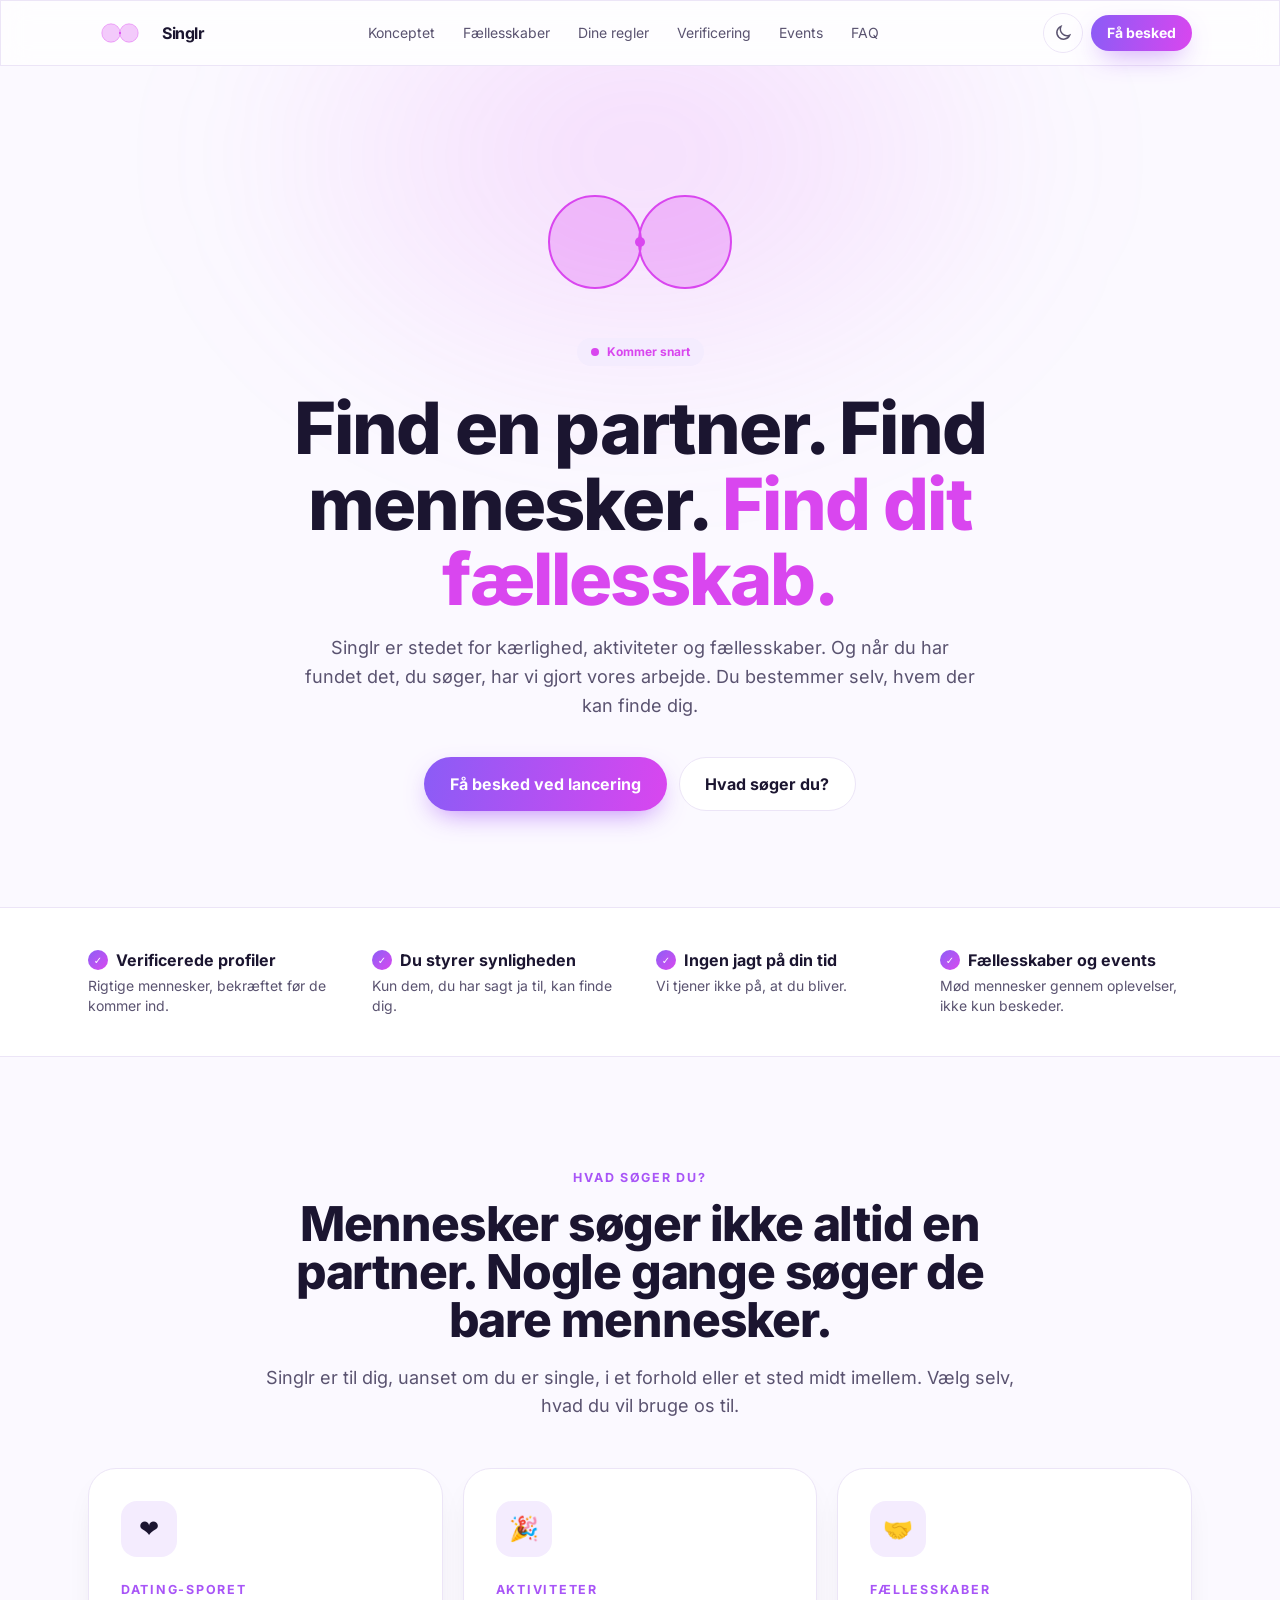
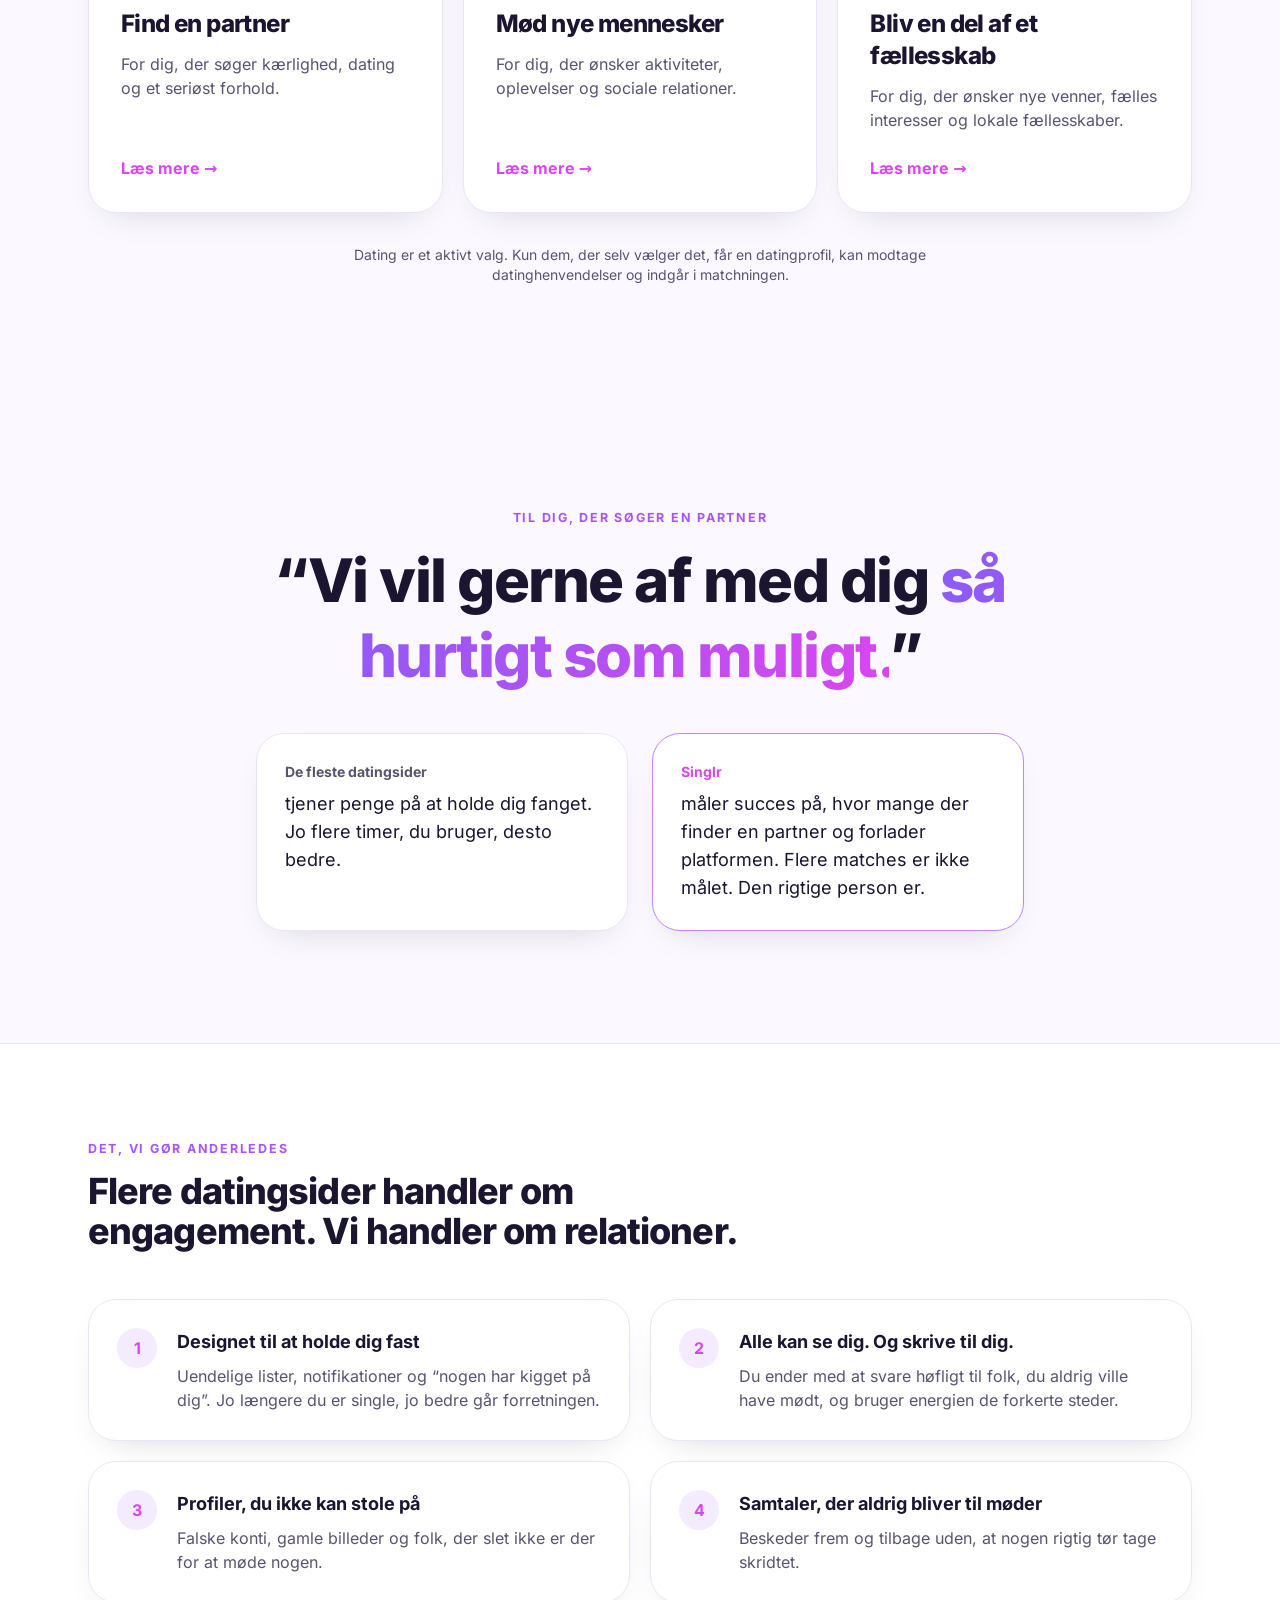
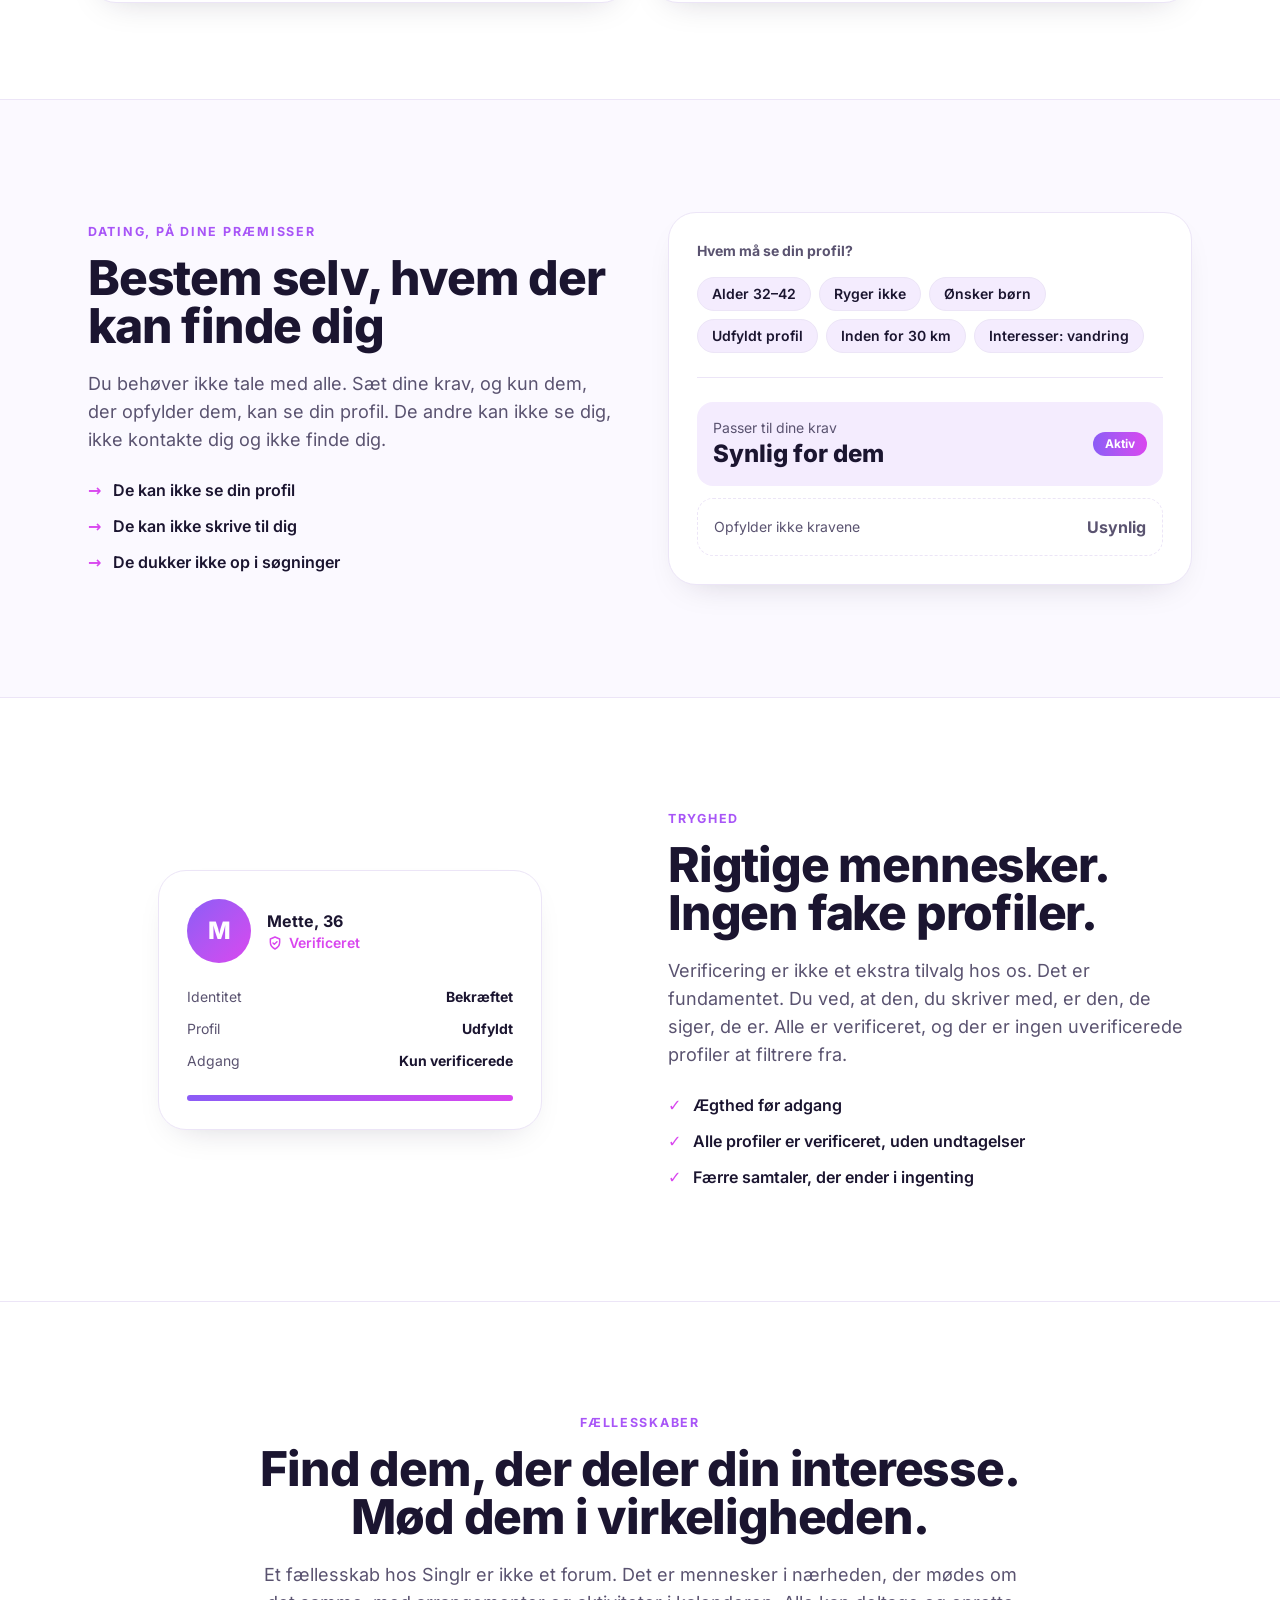
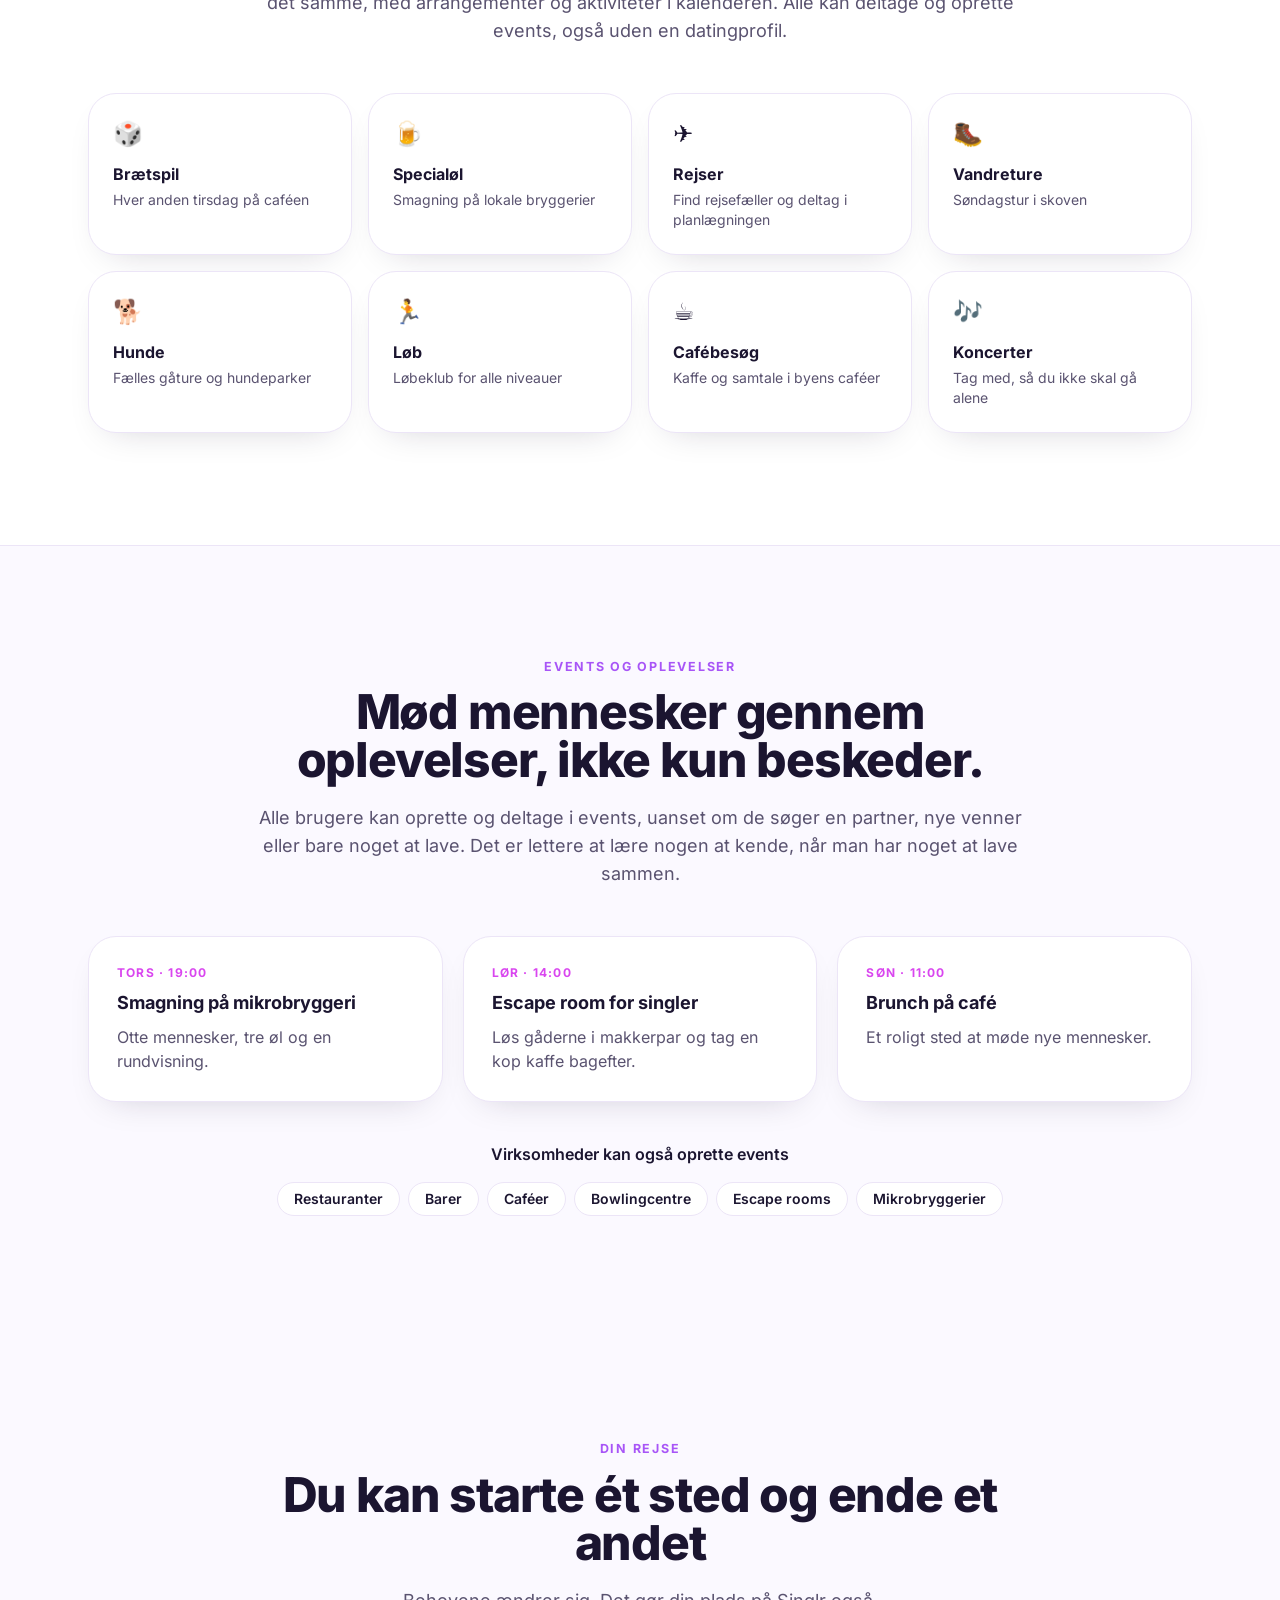
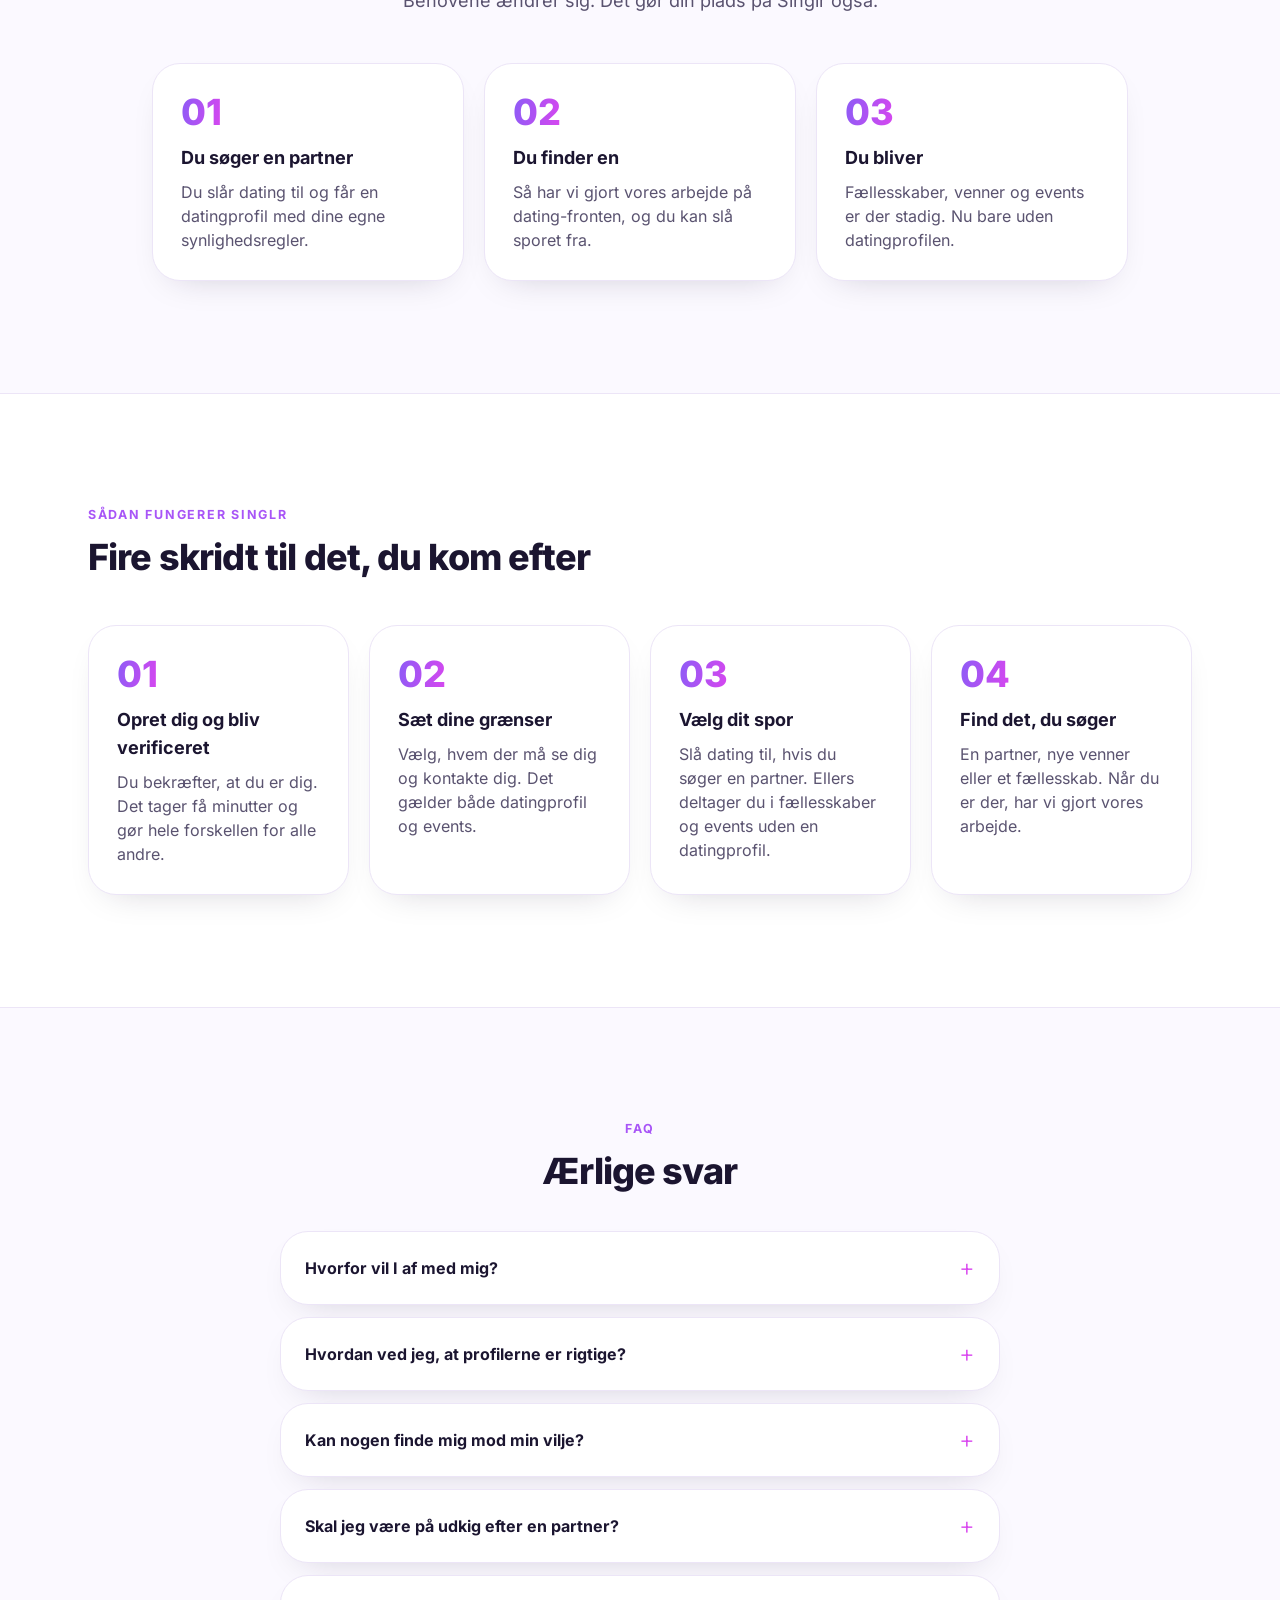
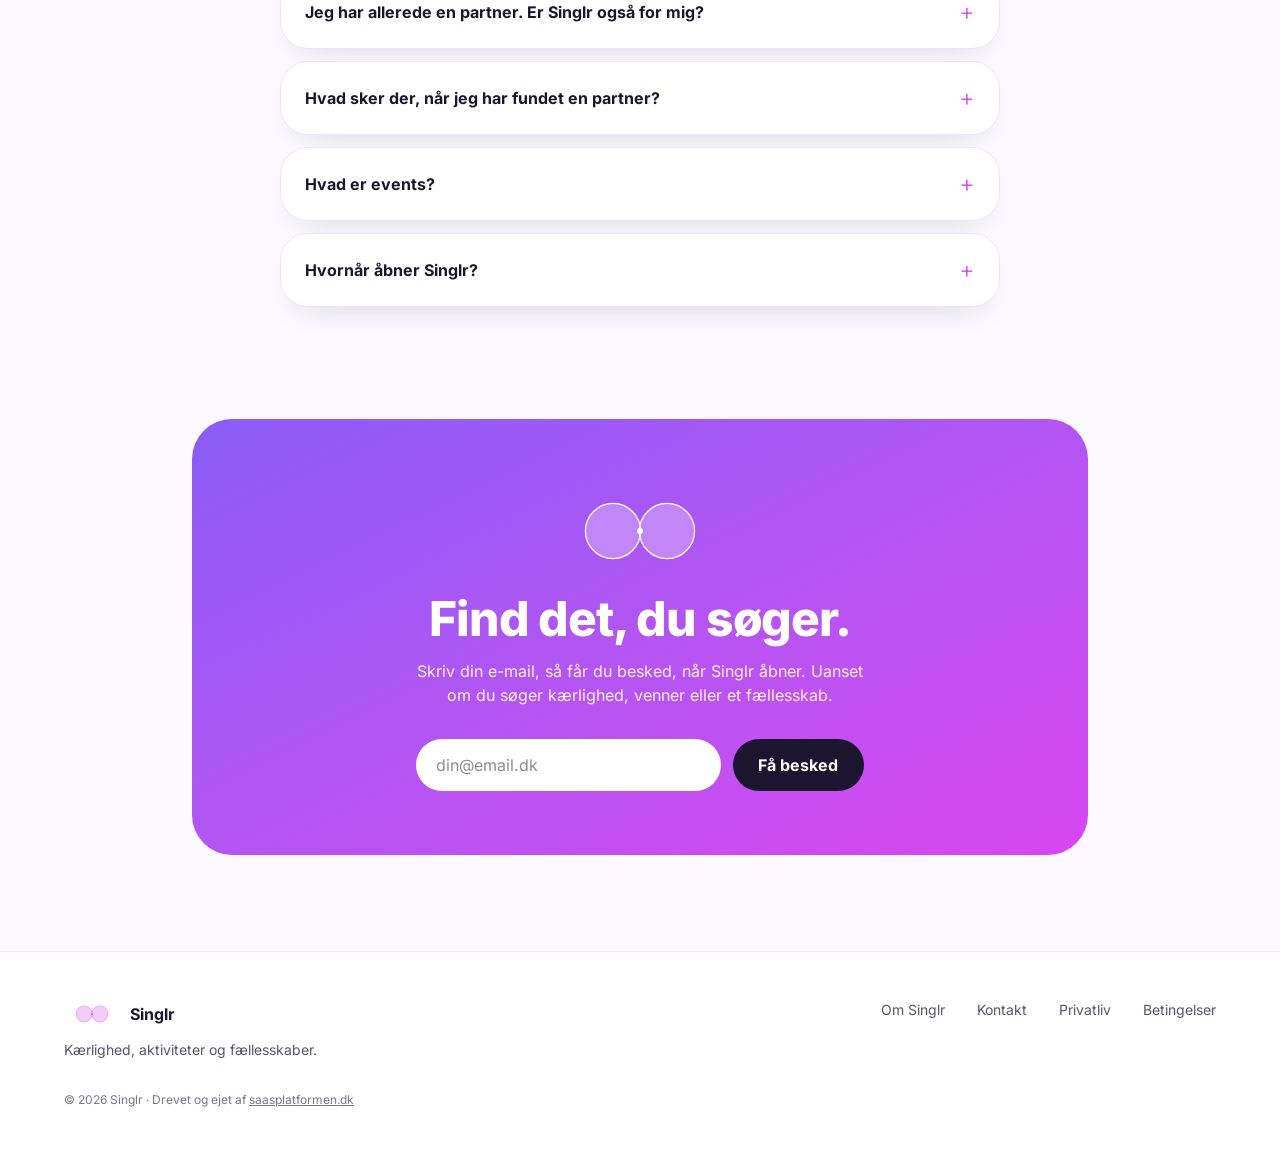
<file: index.html>
<!DOCTYPE html><html lang="da"><head><meta charset="utf-8"><meta name="viewport" content="width=device-width, initial-scale=1"><title>Singlr – Vi vil gerne af med dig så hurtigt som muligt</title><meta name="description" content="Singlr samler kærlighed, aktiviteter og fællesskaber. Find en partner, mød nye mennesker eller bliv en del af et fællesskab, og bestem selv, hvem der kan finde dig. Kommer snart."><meta name="color-scheme" content="light dark"><link rel="canonical" href="https://www.singlr.dk/"><link rel="icon" type="image/svg+xml" href="/favicon.svg"><meta property="og:type" content="website"><meta property="og:locale" content="da_DK"><meta property="og:site_name" content="Singlr"><meta property="og:title" content="Singlr – Vi vil gerne af med dig så hurtigt som muligt"><meta property="og:description" content="Singlr samler kærlighed, aktiviteter og fællesskaber. Find en partner, mød nye mennesker eller bliv en del af et fællesskab, og bestem selv, hvem der kan finde dig. Kommer snart."><meta property="og:url" content="https://www.singlr.dk/"><meta name="twitter:card" content="summary"><script type="application/ld+json">{"@context":"https://schema.org","@type":"Organization","name":"Singlr","url":"https://www.singlr.dk","parentOrganization":{"@type":"Organization","name":"SaaSPlatformen","url":"https://www.saasplatformen.dk"}}</script><script>
    document.documentElement.classList.add('js');
    var t = localStorage.getItem('singlr-theme') || (matchMedia('(prefers-color-scheme: dark)').matches ? 'dark' : 'light');
    document.documentElement.dataset.theme = t;
  </script><link rel="stylesheet" href="/_astro/Base.BkdA6emi.css"></head><body><a href="#main" class="sr-only focus:not-sr-only focus:fixed focus:left-4 focus:top-4 focus:z-50 focus:rounded-lg focus:bg-surface focus:px-4 focus:py-2">Spring til indhold</a><header class="sticky top-0 z-40 glass"><div class="mx-auto flex max-w-6xl items-center justify-between gap-2 px-4 py-3 sm:px-6"><a href="/" class="flex items-center gap-2.5 font-bold tracking-tight"><svg class="vis text-fuchsia h-6 w-12 sm:h-8 sm:w-16" viewBox="0 0 320 160" fill="none" aria-hidden="true" focusable="false"><g><circle class="c1" cx="115" cy="80" r="46" fill="currentColor" fill-opacity="0.28"></circle><circle class="c2" cx="205" cy="80" r="46" fill="currentColor" fill-opacity="0.28"></circle><circle class="c1" cx="115" cy="80" r="46" stroke="currentColor" stroke-width="2"></circle><circle class="c2" cx="205" cy="80" r="46" stroke="currentColor" stroke-width="2"></circle><circle cx="160" cy="80" r="5" fill="currentColor"></circle></g></svg><span>Singlr</span></a><nav class="hidden items-center gap-7 whitespace-nowrap text-sm text-body lg:flex" aria-label="Hovedmenu"><a href="#koncept" class="hover:text-ink">Konceptet</a><a href="#fællesskaber" class="hover:text-ink">Fællesskaber</a><a href="#filtre" class="hover:text-ink">Dine regler</a><a href="#verificering" class="hover:text-ink">Verificering</a><a href="#events" class="hover:text-ink">Events</a><a href="#faq" class="hover:text-ink">FAQ</a></nav><div class="flex items-center gap-2"><button type="button" data-theme-toggle class="grid h-10 w-10 place-items-center rounded-full border border-line text-body transition hover:border-fuchsia hover:text-ink" aria-label="Skift mellem lyst og mørkt tema"><svg viewBox="0 0 24 24" class="h-5 w-5" fill="none" stroke="currentColor" stroke-width="1.8" stroke-linecap="round" aria-hidden="true"><path d="M20 14.5A8 8 0 0 1 9.5 4 8 8 0 1 0 20 14.5z"></path></svg></button><a href="#venteliste" class="btn btn-primary !px-4 !py-2 text-sm whitespace-nowrap">Få besked</a></div></div></header><main id="main"><!-- HERO --><section class="relative overflow-hidden"><div class="pointer-events-none absolute left-1/2 top-[-220px] h-[620px] w-[900px] -translate-x-1/2 rounded-full blur-3xl" style="background:radial-gradient(closest-side,var(--glow),transparent)"></div><div data-stagger class="relative mx-auto max-w-4xl px-6 pb-24 pt-16 text-center md:pt-24"><svg class="vis text-fuchsia reveal mx-auto h-32 w-64 sm:h-40 sm:w-80" viewBox="0 0 320 160" fill="none" aria-hidden="true" focusable="false"><g><circle class="c1" cx="115" cy="80" r="46" fill="currentColor" fill-opacity="0.28"></circle><circle class="c2" cx="205" cy="80" r="46" fill="currentColor" fill-opacity="0.28"></circle><circle class="c1" cx="115" cy="80" r="46" stroke="currentColor" stroke-width="2"></circle><circle class="c2" cx="205" cy="80" r="46" stroke="currentColor" stroke-width="2"></circle><circle cx="160" cy="80" r="5" fill="currentColor"></circle></g></svg><span class="reveal mt-4 inline-flex items-center gap-2 rounded-full bg-tint px-3.5 py-1.5 text-xs font-bold text-fuchsia"><span class="h-2 w-2 rounded-full bg-fuchsia"></span>Kommer snart</span><h1 class="reveal mt-6 text-5xl font-extrabold leading-[1.05] tracking-tight sm:text-6xl lg:text-7xl">Find en partner. Find mennesker. <span class="text-fuchsia">Find dit fællesskab.</span></h1><p class="reveal mx-auto mt-4 max-w-2xl text-lg leading-relaxed text-body">Singlr er stedet for kærlighed, aktiviteter og fællesskaber. Og når du har fundet det, du søger, har vi gjort vores arbejde. Du bestemmer selv, hvem der kan finde dig.</p><div class="reveal mt-9 flex flex-wrap justify-center gap-3"><a href="#venteliste" class="btn btn-primary">Få besked ved lancering</a><a href="#soeger" class="btn btn-ghost">Hvad søger du?</a></div></div></section><!-- TRUST --><section aria-label="Kort fortalt" class="border-y border-line bg-surface"><div data-stagger class="mx-auto grid max-w-6xl gap-8 px-6 py-10 sm:grid-cols-2 lg:grid-cols-4"><div class="reveal"><p class="flex items-center gap-2 font-bold"><span class="grid h-5 w-5 place-items-center rounded-full bg-gradient-to-br from-violet to-fuchsia text-[10px] text-white">✓</span>Verificerede profiler</p><p class="mt-1 text-sm text-body">Rigtige mennesker, bekræftet før de kommer ind.</p></div><div class="reveal"><p class="flex items-center gap-2 font-bold"><span class="grid h-5 w-5 place-items-center rounded-full bg-gradient-to-br from-violet to-fuchsia text-[10px] text-white">✓</span>Du styrer synligheden</p><p class="mt-1 text-sm text-body">Kun dem, du har sagt ja til, kan finde dig.</p></div><div class="reveal"><p class="flex items-center gap-2 font-bold"><span class="grid h-5 w-5 place-items-center rounded-full bg-gradient-to-br from-violet to-fuchsia text-[10px] text-white">✓</span>Ingen jagt på din tid</p><p class="mt-1 text-sm text-body">Vi tjener ikke på, at du bliver.</p></div><div class="reveal"><p class="flex items-center gap-2 font-bold"><span class="grid h-5 w-5 place-items-center rounded-full bg-gradient-to-br from-violet to-fuchsia text-[10px] text-white">✓</span>Fællesskaber og events</p><p class="mt-1 text-sm text-body">Mød mennesker gennem oplevelser, ikke kun beskeder.</p></div></div></section><!-- HVAD SØGER DU --><section id="soeger" class="mx-auto max-w-6xl px-6 py-28"><div class="mx-auto max-w-3xl text-center"><p class="eyebrow reveal">Hvad søger du?</p><h2 class="reveal mt-3 text-4xl font-extrabold tracking-tight sm:text-5xl">Mennesker søger ikke altid en partner. Nogle gange søger de bare mennesker.</h2><p class="reveal mt-5 text-lg text-body">Singlr er til dig, uanset om du er single, i et forhold eller et sted midt imellem. Vælg selv, hvad du vil bruge os til.</p></div><div data-stagger class="mt-12 grid gap-5 md:grid-cols-3"><a href="#koncept" class="card reveal group flex flex-col p-8"><span class="grid h-14 w-14 place-items-center rounded-2xl bg-tint text-2xl" aria-hidden="true">❤️</span><p class="eyebrow mt-6">Dating-sporet</p><h3 class="mt-2 text-2xl font-extrabold tracking-tight">Find en partner</h3><p class="mt-3 flex-1 text-body">For dig, der søger kærlighed, dating og et seriøst forhold.</p><span class="mt-6 font-bold text-fuchsia transition group-hover:translate-x-1">Læs mere →</span></a><a href="#events" class="card reveal group flex flex-col p-8"><span class="grid h-14 w-14 place-items-center rounded-2xl bg-tint text-2xl" aria-hidden="true">🎉</span><p class="eyebrow mt-6">Aktiviteter</p><h3 class="mt-2 text-2xl font-extrabold tracking-tight">Mød nye mennesker</h3><p class="mt-3 flex-1 text-body">For dig, der ønsker aktiviteter, oplevelser og sociale relationer.</p><span class="mt-6 font-bold text-fuchsia transition group-hover:translate-x-1">Læs mere →</span></a><a href="#fællesskaber" class="card reveal group flex flex-col p-8"><span class="grid h-14 w-14 place-items-center rounded-2xl bg-tint text-2xl" aria-hidden="true">🤝</span><p class="eyebrow mt-6">Fællesskaber</p><h3 class="mt-2 text-2xl font-extrabold tracking-tight">Bliv en del af et fællesskab</h3><p class="mt-3 flex-1 text-body">For dig, der ønsker nye venner, fælles interesser og lokale fællesskaber.</p><span class="mt-6 font-bold text-fuchsia transition group-hover:translate-x-1">Læs mere →</span></a></div><p class="reveal mx-auto mt-8 max-w-2xl text-center text-sm text-body">Dating er et aktivt valg. Kun dem, der selv vælger det, får en datingprofil, kan modtage datinghenvendelser og indgår i matchningen.</p></section><!-- SLOGAN --><section id="koncept" class="mx-auto max-w-4xl px-6 py-28 text-center"><p class="eyebrow reveal">Til dig, der søger en partner</p><h2 class="reveal mt-4 text-4xl font-extrabold leading-tight tracking-tight sm:text-5xl lg:text-6xl" style="--d:60ms">“Vi vil gerne af med dig <span class="grad">så hurtigt som muligt.</span>”</h2><div data-stagger class="mx-auto mt-10 grid max-w-3xl gap-6 text-left sm:grid-cols-2"><div class="card reveal p-7"><p class="text-sm font-bold text-body">De fleste datingsider</p><p class="mt-2 text-lg">tjener penge på at holde dig fanget. Jo flere timer, du bruger, desto bedre.</p></div><div class="card reveal p-7" style="border-color:#c084fc"><p class="text-sm font-bold text-fuchsia">Singlr</p><p class="mt-2 text-lg">måler succes på, hvor mange der finder en partner og forlader platformen. Flere matches er ikke målet. Den rigtige person er.</p></div></div></section><!-- PROBLEMER --><section class="border-y border-line bg-surface py-24"><div class="mx-auto max-w-6xl px-6"><p class="eyebrow reveal">Det, vi gør anderledes</p><h2 class="reveal mt-3 max-w-2xl text-4xl font-extrabold tracking-tight">Flere datingsider handler om engagement. Vi handler om relationer.</h2><div data-stagger class="mt-12 grid gap-5 sm:grid-cols-2"><article class="card reveal flex gap-5 p-7"><span class="grid h-10 w-10 shrink-0 place-items-center rounded-full bg-tint font-bold text-fuchsia">1</span><div><h3 class="text-lg font-bold">Designet til at holde dig fast</h3><p class="mt-2 text-body">Uendelige lister, notifikationer og “nogen har kigget på dig”. Jo længere du er single, jo bedre går forretningen.</p></div></article><article class="card reveal flex gap-5 p-7"><span class="grid h-10 w-10 shrink-0 place-items-center rounded-full bg-tint font-bold text-fuchsia">2</span><div><h3 class="text-lg font-bold">Alle kan se dig. Og skrive til dig.</h3><p class="mt-2 text-body">Du ender med at svare høfligt til folk, du aldrig ville have mødt, og bruger energien de forkerte steder.</p></div></article><article class="card reveal flex gap-5 p-7"><span class="grid h-10 w-10 shrink-0 place-items-center rounded-full bg-tint font-bold text-fuchsia">3</span><div><h3 class="text-lg font-bold">Profiler, du ikke kan stole på</h3><p class="mt-2 text-body">Falske konti, gamle billeder og folk, der slet ikke er der for at møde nogen.</p></div></article><article class="card reveal flex gap-5 p-7"><span class="grid h-10 w-10 shrink-0 place-items-center rounded-full bg-tint font-bold text-fuchsia">4</span><div><h3 class="text-lg font-bold">Samtaler, der aldrig bliver til møder</h3><p class="mt-2 text-body">Beskeder frem og tilbage uden, at nogen rigtig tør tage skridtet.</p></div></article></div></div></section><!-- FILTRE --><section id="filtre" class="mx-auto max-w-6xl px-6 py-28"><div data-stagger class="grid items-center gap-14 lg:grid-cols-2"><div><p class="eyebrow reveal">Dating, på dine præmisser</p><h2 class="reveal mt-3 text-4xl font-extrabold tracking-tight sm:text-5xl">Bestem selv, hvem der kan finde dig</h2><p class="reveal mt-5 text-lg text-body">Du behøver ikke tale med alle. Sæt dine krav, og kun dem, der opfylder dem, kan se din profil. De andre kan ikke se dig, ikke kontakte dig og ikke finde dig.</p><ul class="mt-6 space-y-3 font-semibold"><li class="reveal flex gap-3"><span class="text-fuchsia">→</span>De kan ikke se din profil</li><li class="reveal flex gap-3"><span class="text-fuchsia">→</span>De kan ikke skrive til dig</li><li class="reveal flex gap-3"><span class="text-fuchsia">→</span>De dukker ikke op i søgninger</li></ul></div><div class="reveal card relative p-7" aria-hidden="true"><p class="text-sm font-bold text-body">Hvem må se din profil?</p><div class="mt-4 flex flex-wrap gap-2"><span class="rounded-full border border-line bg-tint px-3.5 py-1.5 text-sm font-semibold transition hover:border-fuchsia">Alder 32–42</span><span class="rounded-full border border-line bg-tint px-3.5 py-1.5 text-sm font-semibold transition hover:border-fuchsia">Ryger ikke</span><span class="rounded-full border border-line bg-tint px-3.5 py-1.5 text-sm font-semibold transition hover:border-fuchsia">Ønsker børn</span><span class="rounded-full border border-line bg-tint px-3.5 py-1.5 text-sm font-semibold transition hover:border-fuchsia">Udfyldt profil</span><span class="rounded-full border border-line bg-tint px-3.5 py-1.5 text-sm font-semibold transition hover:border-fuchsia">Inden for 30 km</span><span class="rounded-full border border-line bg-tint px-3.5 py-1.5 text-sm font-semibold transition hover:border-fuchsia">Interesser: vandring</span></div><div class="mt-6 h-px bg-line"></div><div class="mt-6 flex items-center justify-between rounded-2xl bg-tint p-4"><div><p class="text-sm text-body">Passer til dine krav</p><p class="text-2xl font-extrabold">Synlig for dem</p></div><span class="rounded-full bg-gradient-to-r from-violet to-fuchsia px-3 py-1 text-xs font-bold text-white">Aktiv</span></div><div class="mt-3 flex items-center justify-between rounded-2xl border border-dashed border-line p-4 text-body"><p class="text-sm">Opfylder ikke kravene</p><p class="font-bold">Usynlig</p></div></div></div></section><!-- VERIFICERING --><section id="verificering" class="border-y border-line bg-surface py-28"><div data-stagger class="mx-auto grid max-w-6xl items-center gap-14 px-6 lg:grid-cols-2"><div class="reveal order-2 mx-auto w-full max-w-sm lg:order-1" aria-hidden="true"><div class="card p-7"><div class="flex items-center gap-4"><div class="grid h-16 w-16 place-items-center rounded-full bg-gradient-to-br from-violet to-fuchsia text-2xl font-extrabold text-white">M</div><div><p class="font-bold">Mette, 36</p><p class="flex items-center gap-1.5 text-sm font-semibold text-fuchsia"><svg viewBox="0 0 24 24" class="h-4 w-4" fill="none" stroke="currentColor" stroke-width="2.2" stroke-linecap="round" stroke-linejoin="round"><path d="M12 3l7 3v5c0 5-3 8-7 10-4-2-7-5-7-10V6z"></path><path d="M9 12l2 2 4-4"></path></svg>Verificeret</p></div></div><div class="mt-6 space-y-3 text-sm"><div class="flex justify-between"><span class="text-body">Identitet</span><b>Bekræftet</b></div><div class="flex justify-between"><span class="text-body">Profil</span><b>Udfyldt</b></div><div class="flex justify-between"><span class="text-body">Adgang</span><b>Kun verificerede</b></div></div><div class="bar mt-6 h-1.5 rounded-full"></div></div></div><div class="order-1 lg:order-2"><p class="eyebrow reveal">Tryghed</p><h2 class="reveal mt-3 text-4xl font-extrabold tracking-tight sm:text-5xl">Rigtige mennesker. Ingen fake profiler.</h2><p class="reveal mt-5 text-lg text-body">Verificering er ikke et ekstra tilvalg hos os. Det er fundamentet. Du ved, at den, du skriver med, er den, de siger, de er. Alle er verificeret, og der er ingen uverificerede profiler at filtrere fra.</p><ul class="mt-6 space-y-3 font-semibold"><li class="reveal flex gap-3"><span class="text-fuchsia">✓</span>Ægthed før adgang</li><li class="reveal flex gap-3"><span class="text-fuchsia">✓</span>Alle profiler er verificeret, uden undtagelser</li><li class="reveal flex gap-3"><span class="text-fuchsia">✓</span>Færre samtaler, der ender i ingenting</li></ul></div></div></section><!-- FÆLLESSKABER --><section id="fællesskaber" class="border-b border-line bg-surface py-28"><div class="mx-auto max-w-6xl px-6"><div class="mx-auto max-w-3xl text-center"><p class="eyebrow reveal">Fællesskaber</p><h2 class="reveal mt-3 text-4xl font-extrabold tracking-tight sm:text-5xl">Find dem, der deler din interesse. Mød dem i virkeligheden.</h2><p class="reveal mt-5 text-lg text-body">Et fællesskab hos Singlr er ikke et forum. Det er mennesker i nærheden, der mødes om det samme, med arrangementer og aktiviteter i kalenderen. Alle kan deltage og oprette events, også uden en datingprofil.</p></div><div data-stagger class="mt-12 grid gap-4 sm:grid-cols-2 lg:grid-cols-4"><article class="card reveal p-6"><span class="text-2xl" aria-hidden="true">🎲</span><h3 class="mt-3 font-bold">Brætspil</h3><p class="mt-1 text-sm text-body">Hver anden tirsdag på caféen</p></article><article class="card reveal p-6"><span class="text-2xl" aria-hidden="true">🍺</span><h3 class="mt-3 font-bold">Specialøl</h3><p class="mt-1 text-sm text-body">Smagning på lokale bryggerier</p></article><article class="card reveal p-6"><span class="text-2xl" aria-hidden="true">✈️</span><h3 class="mt-3 font-bold">Rejser</h3><p class="mt-1 text-sm text-body">Find rejsefæller og deltag i planlægningen</p></article><article class="card reveal p-6"><span class="text-2xl" aria-hidden="true">🥾</span><h3 class="mt-3 font-bold">Vandreture</h3><p class="mt-1 text-sm text-body">Søndagstur i skoven</p></article><article class="card reveal p-6"><span class="text-2xl" aria-hidden="true">🐕</span><h3 class="mt-3 font-bold">Hunde</h3><p class="mt-1 text-sm text-body">Fælles gåture og hundeparker</p></article><article class="card reveal p-6"><span class="text-2xl" aria-hidden="true">🏃</span><h3 class="mt-3 font-bold">Løb</h3><p class="mt-1 text-sm text-body">Løbeklub for alle niveauer</p></article><article class="card reveal p-6"><span class="text-2xl" aria-hidden="true">☕</span><h3 class="mt-3 font-bold">Cafébesøg</h3><p class="mt-1 text-sm text-body">Kaffe og samtale i byens caféer</p></article><article class="card reveal p-6"><span class="text-2xl" aria-hidden="true">🎶</span><h3 class="mt-3 font-bold">Koncerter</h3><p class="mt-1 text-sm text-body">Tag med, så du ikke skal gå alene</p></article></div></div></section><!-- EVENTS --><section id="events" class="mx-auto max-w-6xl px-6 py-28"><div class="mx-auto max-w-3xl text-center"><p class="eyebrow reveal">Events og oplevelser</p><h2 class="reveal mt-3 text-4xl font-extrabold tracking-tight sm:text-5xl">Mød mennesker gennem oplevelser, ikke kun beskeder.</h2><p class="reveal mt-5 text-lg text-body">Alle brugere kan oprette og deltage i events, uanset om de søger en partner, nye venner eller bare noget at lave. Det er lettere at lære nogen at kende, når man har noget at lave sammen.</p></div><div data-stagger class="mt-12 grid gap-5 lg:grid-cols-3"><article class="card reveal p-7"><p class="text-xs font-bold uppercase tracking-widest text-fuchsia">Tors · 19:00</p><h3 class="mt-2 text-lg font-bold">Smagning på mikrobryggeri</h3><p class="mt-2 text-body">Otte mennesker, tre øl og en rundvisning.</p></article><article class="card reveal p-7"><p class="text-xs font-bold uppercase tracking-widest text-fuchsia">Lør · 14:00</p><h3 class="mt-2 text-lg font-bold">Escape room for singler</h3><p class="mt-2 text-body">Løs gåderne i makkerpar og tag en kop kaffe bagefter.</p></article><article class="card reveal p-7"><p class="text-xs font-bold uppercase tracking-widest text-fuchsia">Søn · 11:00</p><h3 class="mt-2 text-lg font-bold">Brunch på café</h3><p class="mt-2 text-body">Et roligt sted at møde nye mennesker.</p></article></div><div class="reveal mt-10 text-center"><p class="font-semibold">Virksomheder kan også oprette events</p><div class="mt-4 flex flex-wrap justify-center gap-2"><span class="rounded-full border border-line bg-surface px-4 py-1.5 text-sm font-semibold">Restauranter</span><span class="rounded-full border border-line bg-surface px-4 py-1.5 text-sm font-semibold">Barer</span><span class="rounded-full border border-line bg-surface px-4 py-1.5 text-sm font-semibold">Caféer</span><span class="rounded-full border border-line bg-surface px-4 py-1.5 text-sm font-semibold">Bowlingcentre</span><span class="rounded-full border border-line bg-surface px-4 py-1.5 text-sm font-semibold">Escape rooms</span><span class="rounded-full border border-line bg-surface px-4 py-1.5 text-sm font-semibold">Mikrobryggerier</span></div></div></section><!-- LIVSCYKLUS --><section class="mx-auto max-w-5xl px-6 py-28"><div class="mx-auto max-w-3xl text-center"><p class="eyebrow reveal">Din rejse</p><h2 class="reveal mt-3 text-4xl font-extrabold tracking-tight sm:text-5xl">Du kan starte ét sted og ende et andet</h2><p class="reveal mt-5 text-lg text-body">Behovene ændrer sig. Det gør din plads på Singlr også.</p></div><ol data-stagger class="mt-12 grid gap-5 md:grid-cols-3"><li class="card reveal relative p-7"><span class="grad text-4xl font-extrabold">01</span><h3 class="mt-3 text-lg font-bold">Du søger en partner</h3><p class="mt-2 text-body">Du slår dating til og får en datingprofil med dine egne synlighedsregler.</p></li><li class="card reveal relative p-7"><span class="grad text-4xl font-extrabold">02</span><h3 class="mt-3 text-lg font-bold">Du finder en</h3><p class="mt-2 text-body">Så har vi gjort vores arbejde på dating-fronten, og du kan slå sporet fra.</p></li><li class="card reveal relative p-7"><span class="grad text-4xl font-extrabold">03</span><h3 class="mt-3 text-lg font-bold">Du bliver</h3><p class="mt-2 text-body">Fællesskaber, venner og events er der stadig. Nu bare uden datingprofilen.</p></li></ol></section><!-- SÅDAN FUNGERER --><section class="border-y border-line bg-surface py-28"><div class="mx-auto max-w-6xl px-6"><p class="eyebrow reveal">Sådan fungerer Singlr</p><h2 class="reveal mt-3 max-w-2xl text-4xl font-extrabold tracking-tight">Fire skridt til det, du kom efter</h2><ol data-stagger class="mt-12 grid gap-5 sm:grid-cols-2 lg:grid-cols-4"><li class="card reveal p-7"><span class="grad text-4xl font-extrabold">01</span><h3 class="mt-3 text-lg font-bold">Opret dig og bliv verificeret</h3><p class="mt-2 text-body">Du bekræfter, at du er dig. Det tager få minutter og gør hele forskellen for alle andre.</p></li><li class="card reveal p-7"><span class="grad text-4xl font-extrabold">02</span><h3 class="mt-3 text-lg font-bold">Sæt dine grænser</h3><p class="mt-2 text-body">Vælg, hvem der må se dig og kontakte dig. Det gælder både datingprofil og events.</p></li><li class="card reveal p-7"><span class="grad text-4xl font-extrabold">03</span><h3 class="mt-3 text-lg font-bold">Vælg dit spor</h3><p class="mt-2 text-body">Slå dating til, hvis du søger en partner. Ellers deltager du i fællesskaber og events uden en datingprofil.</p></li><li class="card reveal p-7"><span class="grad text-4xl font-extrabold">04</span><h3 class="mt-3 text-lg font-bold">Find det, du søger</h3><p class="mt-2 text-body">En partner, nye venner eller et fællesskab. Når du er der, har vi gjort vores arbejde.</p></li></ol></div></section><!-- FAQ --><section id="faq" class="mx-auto max-w-3xl px-6 py-28"><p class="eyebrow reveal text-center">FAQ</p><h2 class="reveal mt-3 text-center text-4xl font-extrabold tracking-tight">Ærlige svar</h2><div class="mt-10 space-y-3"><details class="card reveal group px-6 py-5"><summary class="flex items-center justify-between gap-4 font-bold">Hvorfor vil I af med mig?<span class="chev text-2xl font-light text-fuchsia transition-transform" aria-hidden="true">+</span></summary><p class="mt-3 text-body">Hvis du leder efter kærligheden, er vores succes ikke målt i antallet af måneder du betaler hos os. Vores succes er, når du finder den person, du kom for at møde. Finder du i stedet venner, aktiviteter eller et fællesskab, er du altid velkommen til at blive.</p></details><details class="card reveal group px-6 py-5"><summary class="flex items-center justify-between gap-4 font-bold">Hvordan ved jeg, at profilerne er rigtige?<span class="chev text-2xl font-light text-fuchsia transition-transform" aria-hidden="true">+</span></summary><p class="mt-3 text-body">Tryghed er en vigtig del af Singlr. Derfor arbejder vi med verificerede profiler og giver dig mulighed for selv at bestemme, hvem der kan se og kontakte dig. Færre falske profiler. Flere rigtige mennesker.</p></details><details class="card reveal group px-6 py-5"><summary class="flex items-center justify-between gap-4 font-bold">Kan nogen finde mig mod min vilje?<span class="chev text-2xl font-light text-fuchsia transition-transform" aria-hidden="true">+</span></summary><p class="mt-3 text-body">Nej. Opfylder en bruger ikke dine krav, kan vedkommende hverken se din profil, kontakte dig eller finde dig.</p></details><details class="card reveal group px-6 py-5"><summary class="flex items-center justify-between gap-4 font-bold">Skal jeg være på udkig efter en partner?<span class="chev text-2xl font-light text-fuchsia transition-transform" aria-hidden="true">+</span></summary><p class="mt-3 text-body">Nej. Dating er et valg, du aktivt tager. Vil du bare mødes med andre, får du ingen datingprofil, men kan stadig bruge fællesskaber og events.</p></details><details class="card reveal group px-6 py-5"><summary class="flex items-center justify-between gap-4 font-bold">Jeg har allerede en partner. Er Singlr også for mig?<span class="chev text-2xl font-light text-fuchsia transition-transform" aria-hidden="true">+</span></summary><p class="mt-3 text-body">Ja. Mange søger nye venner, interesser og aktiviteter. Du kan deltage i fællesskaber og events uden at blive vist i dating.</p></details><details class="card reveal group px-6 py-5"><summary class="flex items-center justify-between gap-4 font-bold">Hvad sker der, når jeg har fundet en partner?<span class="chev text-2xl font-light text-fuchsia transition-transform" aria-hidden="true">+</span></summary><p class="mt-3 text-body">Du kan stoppe dating og blive i fællesskaberne. Din datingprofil forsvinder, og du kan fortsat mødes med andre til aktiviteter.</p></details><details class="card reveal group px-6 py-5"><summary class="flex items-center justify-between gap-4 font-bold">Hvad er events?<span class="chev text-2xl font-light text-fuchsia transition-transform" aria-hidden="true">+</span></summary><p class="mt-3 text-body">Både brugere og lokale steder kan oprette events, fx en aften på et mikrobryggeri eller en escape room. Du møder andre gennem oplevelser, ikke kun beskeder.</p></details><details class="card reveal group px-6 py-5"><summary class="flex items-center justify-between gap-4 font-bold">Hvornår åbner Singlr?<span class="chev text-2xl font-light text-fuchsia transition-transform" aria-hidden="true">+</span></summary><p class="mt-3 text-body">Vi er ikke live endnu. Skriv dig op, så får du besked, når vi åbner.</p></details></div></section><!-- CTA --><section id="venteliste" class="px-6 pb-24"><div class="relative mx-auto max-w-4xl overflow-hidden rounded-[2.5rem] bg-gradient-to-br from-violet to-fuchsia p-10 text-center text-white sm:p-16"><svg class="vis text-fuchsia reveal mx-auto h-24 w-48 !text-white" viewBox="0 0 320 160" fill="none" aria-hidden="true" focusable="false"><g><circle class="c1" cx="115" cy="80" r="46" fill="currentColor" fill-opacity="0.28"></circle><circle class="c2" cx="205" cy="80" r="46" fill="currentColor" fill-opacity="0.28"></circle><circle class="c1" cx="115" cy="80" r="46" stroke="currentColor" stroke-width="2"></circle><circle class="c2" cx="205" cy="80" r="46" stroke="currentColor" stroke-width="2"></circle><circle cx="160" cy="80" r="5" fill="currentColor"></circle></g></svg><h2 class="reveal mt-4 text-4xl font-extrabold tracking-tight sm:text-5xl">Find det, du søger.</h2><p class="reveal mx-auto mt-4 max-w-md text-white/90">Skriv din e-mail, så får du besked, når Singlr åbner. Uanset om du søger kærlighed, venner eller et fællesskab.</p><form data-notify class="reveal mx-auto mt-8 flex max-w-md flex-col gap-3 sm:flex-row"><label class="sr-only" for="email">E-mail</label><input id="email" type="email" required placeholder="din@email.dk" autocomplete="email" class="min-w-0 flex-1 rounded-full bg-white px-5 py-3.5 text-[#1b1530] outline-none transition focus:ring-4 focus:ring-white/40"><button type="submit" class="btn !bg-[#1b1530] text-white hover:!bg-black">Få besked</button></form><p id="notify-ok" hidden class="mt-6 font-semibold">Tak! Vi skriver til dig, når vi er klar.</p></div></section></main><footer class="border-t border-line bg-surface px-6 py-12"><div class="mx-auto flex max-w-6xl flex-col justify-between gap-8 md:flex-row"><div><div class="flex items-center gap-2.5 font-bold"><svg class="vis text-fuchsia h-7 w-14" viewBox="0 0 320 160" fill="none" aria-hidden="true" focusable="false"><g><circle class="c1" cx="115" cy="80" r="46" fill="currentColor" fill-opacity="0.28"></circle><circle class="c2" cx="205" cy="80" r="46" fill="currentColor" fill-opacity="0.28"></circle><circle class="c1" cx="115" cy="80" r="46" stroke="currentColor" stroke-width="2"></circle><circle class="c2" cx="205" cy="80" r="46" stroke="currentColor" stroke-width="2"></circle><circle cx="160" cy="80" r="5" fill="currentColor"></circle></g></svg>Singlr</div><p class="mt-3 text-sm text-body">Kærlighed, aktiviteter og fællesskaber.</p></div><nav class="flex flex-wrap gap-x-8 gap-y-3 text-sm text-body" aria-label="Footer"><a href="#koncept" class="hover:text-ink">Om Singlr</a><a href="mailto:kontakt@saasplatformen.dk" class="hover:text-ink">Kontakt</a><a href="/privatliv/" class="hover:text-ink">Privatliv</a><a href="/betingelser/" class="hover:text-ink">Betingelser</a></nav></div><p class="mx-auto mt-8 max-w-6xl text-xs text-body/80">© 2026 Singlr · Drevet og ejet af <a href="https://saasplatformen.dk" target="_blank" rel="noopener noreferrer" class="underline hover:text-ink">saasplatformen.dk</a></p></footer><script type="module" src="/_astro/Base.astro_astro_type_script_index_0_lang.nSDoaWTp.js"></script></body></html>
</file>
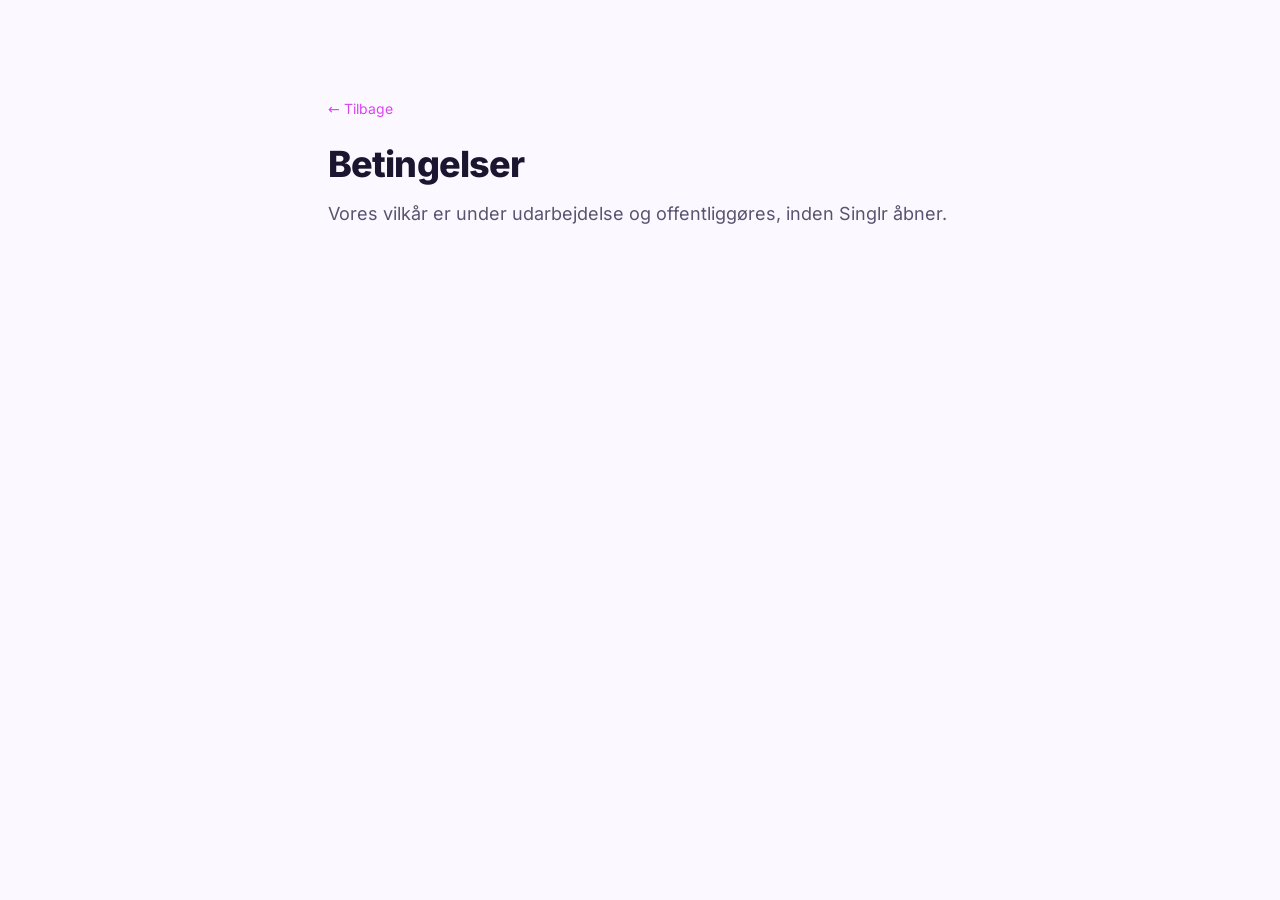
<file: betingelser/index.html>
<!DOCTYPE html><html lang="da"><head><meta charset="utf-8"><meta name="viewport" content="width=device-width, initial-scale=1"><title>Betingelser – Singlr</title><meta name="description" content="Singlr samler kærlighed, aktiviteter og fællesskaber. Find en partner, mød nye mennesker eller bliv en del af et fællesskab, og bestem selv, hvem der kan finde dig. Kommer snart."><meta name="color-scheme" content="light dark"><link rel="canonical" href="https://www.singlr.dk/betingelser/"><link rel="icon" type="image/svg+xml" href="/favicon.svg"><meta property="og:type" content="website"><meta property="og:locale" content="da_DK"><meta property="og:site_name" content="Singlr"><meta property="og:title" content="Betingelser – Singlr"><meta property="og:description" content="Singlr samler kærlighed, aktiviteter og fællesskaber. Find en partner, mød nye mennesker eller bliv en del af et fællesskab, og bestem selv, hvem der kan finde dig. Kommer snart."><meta property="og:url" content="https://www.singlr.dk/betingelser/"><meta name="twitter:card" content="summary"><script type="application/ld+json">{"@context":"https://schema.org","@type":"Organization","name":"Singlr","url":"https://www.singlr.dk","parentOrganization":{"@type":"Organization","name":"SaaSPlatformen","url":"https://www.saasplatformen.dk"}}</script><script>
    document.documentElement.classList.add('js');
    var t = localStorage.getItem('singlr-theme') || (matchMedia('(prefers-color-scheme: dark)').matches ? 'dark' : 'light');
    document.documentElement.dataset.theme = t;
  </script><link rel="stylesheet" href="/_astro/Base.BkdA6emi.css"></head><body><main class="mx-auto max-w-2xl px-6 py-24"><a href="/" class="text-sm text-fuchsia">← Tilbage</a><h1 class="mt-6 text-4xl font-extrabold tracking-tight">Betingelser</h1><p class="mt-4 text-lg text-body">Vores vilkår er under udarbejdelse og offentliggøres, inden Singlr åbner.</p></main><script type="module" src="/_astro/Base.astro_astro_type_script_index_0_lang.nSDoaWTp.js"></script></body></html>
</file>
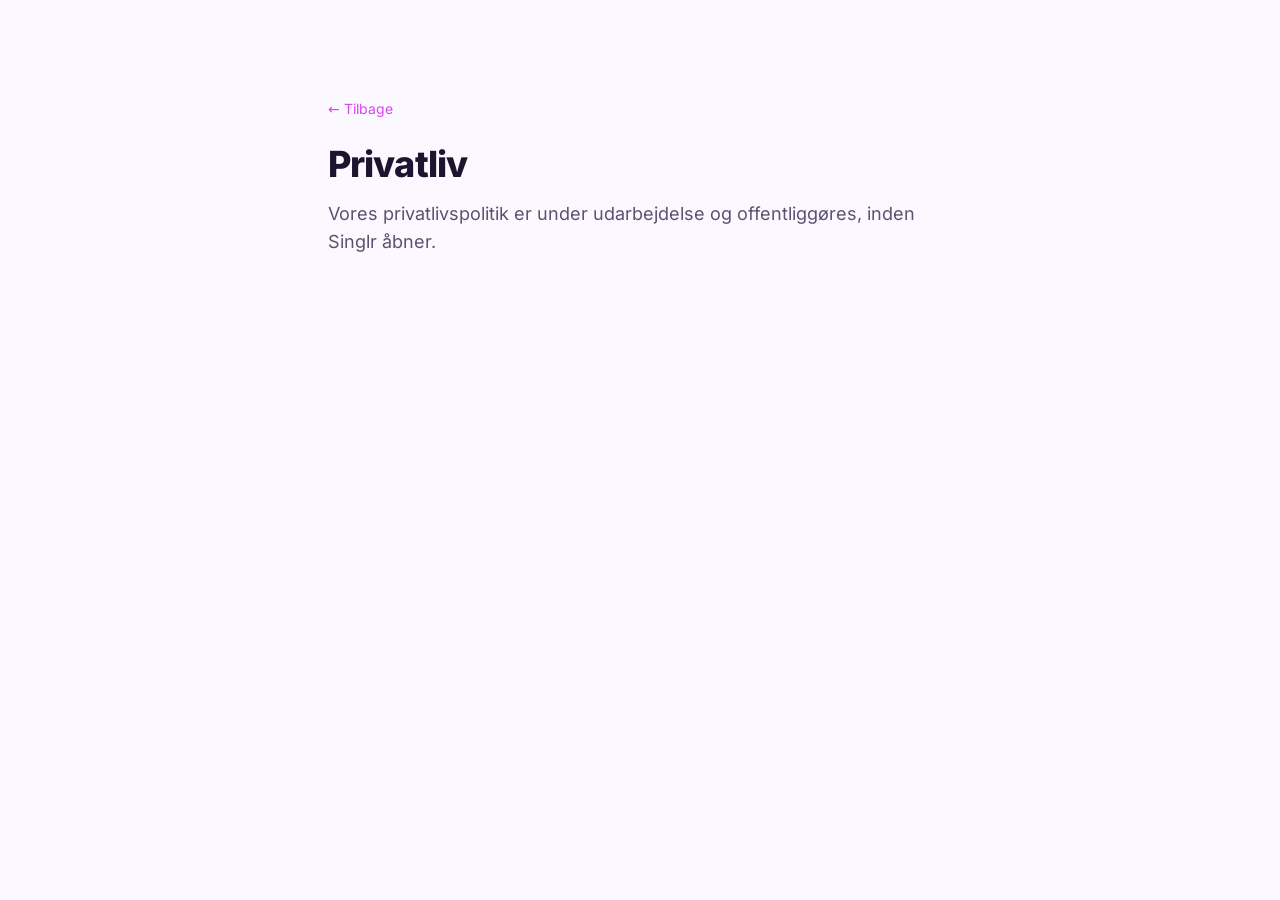
<file: privatliv/index.html>
<!DOCTYPE html><html lang="da"><head><meta charset="utf-8"><meta name="viewport" content="width=device-width, initial-scale=1"><title>Privatliv – Singlr</title><meta name="description" content="Singlr samler kærlighed, aktiviteter og fællesskaber. Find en partner, mød nye mennesker eller bliv en del af et fællesskab, og bestem selv, hvem der kan finde dig. Kommer snart."><meta name="color-scheme" content="light dark"><link rel="canonical" href="https://www.singlr.dk/privatliv/"><link rel="icon" type="image/svg+xml" href="/favicon.svg"><meta property="og:type" content="website"><meta property="og:locale" content="da_DK"><meta property="og:site_name" content="Singlr"><meta property="og:title" content="Privatliv – Singlr"><meta property="og:description" content="Singlr samler kærlighed, aktiviteter og fællesskaber. Find en partner, mød nye mennesker eller bliv en del af et fællesskab, og bestem selv, hvem der kan finde dig. Kommer snart."><meta property="og:url" content="https://www.singlr.dk/privatliv/"><meta name="twitter:card" content="summary"><script type="application/ld+json">{"@context":"https://schema.org","@type":"Organization","name":"Singlr","url":"https://www.singlr.dk","parentOrganization":{"@type":"Organization","name":"SaaSPlatformen","url":"https://www.saasplatformen.dk"}}</script><script>
    document.documentElement.classList.add('js');
    var t = localStorage.getItem('singlr-theme') || (matchMedia('(prefers-color-scheme: dark)').matches ? 'dark' : 'light');
    document.documentElement.dataset.theme = t;
  </script><link rel="stylesheet" href="/_astro/Base.BkdA6emi.css"></head><body><main class="mx-auto max-w-2xl px-6 py-24"><a href="/" class="text-sm text-fuchsia">← Tilbage</a><h1 class="mt-6 text-4xl font-extrabold tracking-tight">Privatliv</h1><p class="mt-4 text-lg text-body">Vores privatlivspolitik er under udarbejdelse og offentliggøres, inden Singlr åbner.</p></main><script type="module" src="/_astro/Base.astro_astro_type_script_index_0_lang.nSDoaWTp.js"></script></body></html>
</file>
<file: _astro/Base.BkdA6emi.css>
/*! tailwindcss v4.3.5 | MIT License | https://tailwindcss.com */
@layer properties{@supports (((-webkit-hyphens:none)) and (not (margin-trim:block))) or ((-moz-orient:inline) and (not (color:rgb(from red r g b)))){*,:before,:after,::backdrop{--tw-translate-x:0;--tw-translate-y:0;--tw-translate-z:0;--tw-space-y-reverse:0;--tw-border-style:solid;--tw-gradient-position:initial;--tw-gradient-from:#0000;--tw-gradient-via:#0000;--tw-gradient-to:#0000;--tw-gradient-stops:initial;--tw-gradient-via-stops:initial;--tw-gradient-from-position:0%;--tw-gradient-via-position:50%;--tw-gradient-to-position:100%;--tw-leading:initial;--tw-font-weight:initial;--tw-tracking:initial;--tw-blur:initial;--tw-brightness:initial;--tw-contrast:initial;--tw-grayscale:initial;--tw-hue-rotate:initial;--tw-invert:initial;--tw-opacity:initial;--tw-saturate:initial;--tw-sepia:initial;--tw-drop-shadow:initial;--tw-drop-shadow-color:initial;--tw-drop-shadow-alpha:100%;--tw-drop-shadow-size:initial;--tw-shadow:0 0 #0000;--tw-shadow-color:initial;--tw-shadow-alpha:100%;--tw-inset-shadow:0 0 #0000;--tw-inset-shadow-color:initial;--tw-inset-shadow-alpha:100%;--tw-ring-color:initial;--tw-ring-shadow:0 0 #0000;--tw-inset-ring-color:initial;--tw-inset-ring-shadow:0 0 #0000;--tw-ring-inset:initial;--tw-ring-offset-width:0px;--tw-ring-offset-color:#fff;--tw-ring-offset-shadow:0 0 #0000}}}@layer theme{:root,:host{--font-sans:"Inter Variable", system-ui, sans-serif;--font-mono:ui-monospace, SFMono-Regular, Menlo, Monaco, Consolas, "Liberation Mono", "Courier New", monospace;--color-black:#000;--color-white:#fff;--spacing:.25rem;--container-sm:24rem;--container-md:28rem;--container-2xl:42rem;--container-3xl:48rem;--container-4xl:56rem;--container-5xl:64rem;--container-6xl:72rem;--text-xs:.75rem;--text-xs--line-height:calc(1 / .75);--text-sm:.875rem;--text-sm--line-height:calc(1.25 / .875);--text-lg:1.125rem;--text-lg--line-height:calc(1.75 / 1.125);--text-2xl:1.5rem;--text-2xl--line-height:calc(2 / 1.5);--text-4xl:2.25rem;--text-4xl--line-height:calc(2.5 / 2.25);--text-5xl:3rem;--text-5xl--line-height:1;--text-6xl:3.75rem;--text-6xl--line-height:1;--text-7xl:4.5rem;--text-7xl--line-height:1;--font-weight-light:300;--font-weight-semibold:600;--font-weight-bold:700;--font-weight-extrabold:800;--tracking-tight:-.025em;--tracking-widest:.1em;--leading-tight:1.25;--leading-relaxed:1.625;--radius-lg:.5rem;--radius-2xl:1rem;--blur-3xl:64px;--default-transition-duration:.15s;--default-transition-timing-function:cubic-bezier(.4, 0, .2, 1);--default-font-family:"Inter Variable", system-ui, sans-serif;--default-mono-font-family:var(--font-mono);--color-fuchsia:#d946ef;--color-violet:#8b5cf6}}@layer base{*,:after,:before,::backdrop{box-sizing:border-box;border:0 solid;margin:0;padding:0}::file-selector-button{box-sizing:border-box;border:0 solid;margin:0;padding:0}html,:host{-webkit-text-size-adjust:100%;tab-size:4;line-height:1.5;font-family:var(--default-font-family,-apple-system, BlinkMacSystemFont, "Segoe UI", Roboto, "Helvetica Neue", "Noto Sans", Arial, sans-serif, "Apple Color Emoji", "Segoe UI Emoji", "Segoe UI Symbol", "Noto Color Emoji");font-feature-settings:var(--default-font-feature-settings,normal);font-variation-settings:var(--default-font-variation-settings,normal);-webkit-tap-highlight-color:transparent}hr{height:0;color:inherit;border-top-width:1px}abbr:where([title]){text-decoration:underline dotted}h1,h2,h3,h4,h5,h6{font-size:inherit;font-weight:inherit}a{color:inherit;-webkit-text-decoration:inherit;-webkit-text-decoration:inherit;-webkit-text-decoration:inherit;text-decoration:inherit}b,strong{font-weight:bolder}code,kbd,samp,pre{font-family:var(--default-mono-font-family,ui-monospace, SFMono-Regular, Menlo, Monaco, Consolas, "Liberation Mono", "Courier New", monospace);font-feature-settings:var(--default-mono-font-feature-settings,normal);font-variation-settings:var(--default-mono-font-variation-settings,normal);font-size:1em}small{font-size:80%}sub,sup{vertical-align:baseline;font-size:75%;line-height:0;position:relative}sub{bottom:-.25em}sup{top:-.5em}table{text-indent:0;border-color:inherit;border-collapse:collapse}:-moz-focusring:where(:not(iframe)){outline:auto}progress{vertical-align:baseline}summary{display:list-item}ol,ul,menu{list-style:none}img,svg,video,canvas,audio,iframe,embed,object{vertical-align:middle;display:block}img,video{max-width:100%;height:auto}button,input,select,optgroup,textarea{font:inherit;font-feature-settings:inherit;font-variation-settings:inherit;letter-spacing:inherit;color:inherit;opacity:1;background-color:#0000;border-radius:0}::file-selector-button{font:inherit;font-feature-settings:inherit;font-variation-settings:inherit;letter-spacing:inherit;color:inherit;opacity:1;background-color:#0000;border-radius:0}:where(select:is([multiple],[size])) optgroup{font-weight:bolder}:where(select:is([multiple],[size])) optgroup option{padding-inline-start:20px}::file-selector-button{margin-inline-end:4px}::placeholder{opacity:1}@supports (not ((-webkit-appearance:-apple-pay-button))) or (contain-intrinsic-size:1px){::placeholder{color:currentColor}@supports (color:color-mix(in lab, red, red)){::placeholder{color:color-mix(in oklab, currentcolor 50%, transparent)}}}textarea{resize:vertical}::-webkit-search-decoration{-webkit-appearance:none}::-webkit-date-and-time-value{min-height:1lh;text-align:inherit}::-webkit-datetime-edit{display:inline-flex}::-webkit-datetime-edit-fields-wrapper{padding:0}::-webkit-datetime-edit{padding-block:0}::-webkit-datetime-edit-year-field{padding-block:0}::-webkit-datetime-edit-month-field{padding-block:0}::-webkit-datetime-edit-day-field{padding-block:0}::-webkit-datetime-edit-hour-field{padding-block:0}::-webkit-datetime-edit-minute-field{padding-block:0}::-webkit-datetime-edit-second-field{padding-block:0}::-webkit-datetime-edit-millisecond-field{padding-block:0}::-webkit-datetime-edit-meridiem-field{padding-block:0}::-webkit-calendar-picker-indicator{line-height:1}:-moz-ui-invalid{box-shadow:none}button,input:where([type=button],[type=reset],[type=submit]){appearance:button}::file-selector-button{appearance:button}::-webkit-inner-spin-button{height:auto}::-webkit-outer-spin-button{height:auto}[hidden]:where(:not([hidden=until-found])){display:none!important}}@layer components;@layer utilities{.pointer-events-none{pointer-events:none}.sr-only{clip-path:inset(50%);white-space:nowrap;border-width:0;width:1px;height:1px;margin:-1px;padding:0;position:absolute;overflow:hidden}.absolute{position:absolute}.relative{position:relative}.sticky{position:sticky}.top-0{top:0}.top-\[-220px\]{top:-220px}.left-1\/2{left:50%}.z-40{z-index:40}.order-1{order:1}.order-2{order:2}.mx-auto{margin-inline:auto}.mt-1{margin-top:var(--spacing)}.mt-2{margin-top:calc(var(--spacing) * 2)}.mt-3{margin-top:calc(var(--spacing) * 3)}.mt-4{margin-top:calc(var(--spacing) * 4)}.mt-5{margin-top:calc(var(--spacing) * 5)}.mt-6{margin-top:calc(var(--spacing) * 6)}.mt-8{margin-top:calc(var(--spacing) * 8)}.mt-9{margin-top:calc(var(--spacing) * 9)}.mt-10{margin-top:calc(var(--spacing) * 10)}.mt-12{margin-top:calc(var(--spacing) * 12)}.flex{display:flex}.grid{display:grid}.hidden{display:none}.inline-flex{display:inline-flex}.h-1\.5{height:calc(var(--spacing) * 1.5)}.h-2{height:calc(var(--spacing) * 2)}.h-4{height:calc(var(--spacing) * 4)}.h-5{height:calc(var(--spacing) * 5)}.h-6{height:calc(var(--spacing) * 6)}.h-7{height:calc(var(--spacing) * 7)}.h-10{height:calc(var(--spacing) * 10)}.h-14{height:calc(var(--spacing) * 14)}.h-16{height:calc(var(--spacing) * 16)}.h-24{height:calc(var(--spacing) * 24)}.h-32{height:calc(var(--spacing) * 32)}.h-\[620px\]{height:620px}.h-px{height:1px}.w-2{width:calc(var(--spacing) * 2)}.w-4{width:calc(var(--spacing) * 4)}.w-5{width:calc(var(--spacing) * 5)}.w-10{width:calc(var(--spacing) * 10)}.w-12{width:calc(var(--spacing) * 12)}.w-14{width:calc(var(--spacing) * 14)}.w-16{width:calc(var(--spacing) * 16)}.w-48{width:calc(var(--spacing) * 48)}.w-64{width:calc(var(--spacing) * 64)}.w-\[900px\]{width:900px}.w-full{width:100%}.max-w-2xl{max-width:var(--container-2xl)}.max-w-3xl{max-width:var(--container-3xl)}.max-w-4xl{max-width:var(--container-4xl)}.max-w-5xl{max-width:var(--container-5xl)}.max-w-6xl{max-width:var(--container-6xl)}.max-w-md{max-width:var(--container-md)}.max-w-sm{max-width:var(--container-sm)}.min-w-0{min-width:0}.flex-1{flex:1}.shrink-0{flex-shrink:0}.-translate-x-1\/2{--tw-translate-x:calc(calc(1 / 2 * 100%) * -1);translate:var(--tw-translate-x) var(--tw-translate-y)}.flex-col{flex-direction:column}.flex-wrap{flex-wrap:wrap}.place-items-center{place-items:center}.items-center{align-items:center}.justify-between{justify-content:space-between}.justify-center{justify-content:center}.gap-1\.5{gap:calc(var(--spacing) * 1.5)}.gap-2{gap:calc(var(--spacing) * 2)}.gap-2\.5{gap:calc(var(--spacing) * 2.5)}.gap-3{gap:calc(var(--spacing) * 3)}.gap-4{gap:calc(var(--spacing) * 4)}.gap-5{gap:calc(var(--spacing) * 5)}.gap-6{gap:calc(var(--spacing) * 6)}.gap-7{gap:calc(var(--spacing) * 7)}.gap-8{gap:calc(var(--spacing) * 8)}.gap-14{gap:calc(var(--spacing) * 14)}:where(.space-y-3>:not(:last-child)){--tw-space-y-reverse:0;margin-block-start:calc(calc(var(--spacing) * 3) * var(--tw-space-y-reverse));margin-block-end:calc(calc(var(--spacing) * 3) * calc(1 - var(--tw-space-y-reverse)))}.gap-x-8{column-gap:calc(var(--spacing) * 8)}.gap-y-3{row-gap:calc(var(--spacing) * 3)}.overflow-hidden{overflow:hidden}.rounded-2xl{border-radius:var(--radius-2xl)}.rounded-\[2\.5rem\]{border-radius:2.5rem}.rounded-full{border-radius:2147483647px}.border{border-style:var(--tw-border-style);border-width:1px}.border-y{border-block-style:var(--tw-border-style);border-block-width:1px}.border-t{border-top-style:var(--tw-border-style);border-top-width:1px}.border-b{border-bottom-style:var(--tw-border-style);border-bottom-width:1px}.border-dashed{--tw-border-style:dashed;border-style:dashed}.border-line{border-color:var(--line)}.\!bg-\[\#1b1530\]{background-color:#1b1530!important}.bg-fuchsia{background-color:var(--color-fuchsia)}.bg-line{background-color:var(--line)}.bg-surface{background-color:var(--surface)}.bg-tint{background-color:var(--tint)}.bg-white{background-color:var(--color-white)}.bg-gradient-to-br{--tw-gradient-position:to bottom right in oklab;background-image:linear-gradient(var(--tw-gradient-stops))}.bg-gradient-to-r{--tw-gradient-position:to right in oklab;background-image:linear-gradient(var(--tw-gradient-stops))}.from-violet{--tw-gradient-from:var(--color-violet);--tw-gradient-stops:var(--tw-gradient-via-stops,var(--tw-gradient-position), var(--tw-gradient-from) var(--tw-gradient-from-position), var(--tw-gradient-to) var(--tw-gradient-to-position))}.to-fuchsia{--tw-gradient-to:var(--color-fuchsia);--tw-gradient-stops:var(--tw-gradient-via-stops,var(--tw-gradient-position), var(--tw-gradient-from) var(--tw-gradient-from-position), var(--tw-gradient-to) var(--tw-gradient-to-position))}.p-4{padding:calc(var(--spacing) * 4)}.p-6{padding:calc(var(--spacing) * 6)}.p-7{padding:calc(var(--spacing) * 7)}.p-8{padding:calc(var(--spacing) * 8)}.p-10{padding:calc(var(--spacing) * 10)}.\!px-4{padding-inline:calc(var(--spacing) * 4)!important}.px-3{padding-inline:calc(var(--spacing) * 3)}.px-3\.5{padding-inline:calc(var(--spacing) * 3.5)}.px-4{padding-inline:calc(var(--spacing) * 4)}.px-5{padding-inline:calc(var(--spacing) * 5)}.px-6{padding-inline:calc(var(--spacing) * 6)}.\!py-2{padding-block:calc(var(--spacing) * 2)!important}.py-1{padding-block:var(--spacing)}.py-1\.5{padding-block:calc(var(--spacing) * 1.5)}.py-3{padding-block:calc(var(--spacing) * 3)}.py-3\.5{padding-block:calc(var(--spacing) * 3.5)}.py-5{padding-block:calc(var(--spacing) * 5)}.py-10{padding-block:calc(var(--spacing) * 10)}.py-12{padding-block:calc(var(--spacing) * 12)}.py-24{padding-block:calc(var(--spacing) * 24)}.py-28{padding-block:calc(var(--spacing) * 28)}.pt-16{padding-top:calc(var(--spacing) * 16)}.pb-24{padding-bottom:calc(var(--spacing) * 24)}.text-center{text-align:center}.text-left{text-align:left}.text-2xl{font-size:var(--text-2xl);line-height:var(--tw-leading,var(--text-2xl--line-height))}.text-4xl{font-size:var(--text-4xl);line-height:var(--tw-leading,var(--text-4xl--line-height))}.text-5xl{font-size:var(--text-5xl);line-height:var(--tw-leading,var(--text-5xl--line-height))}.text-lg{font-size:var(--text-lg);line-height:var(--tw-leading,var(--text-lg--line-height))}.text-sm{font-size:var(--text-sm);line-height:var(--tw-leading,var(--text-sm--line-height))}.text-xs{font-size:var(--text-xs);line-height:var(--tw-leading,var(--text-xs--line-height))}.text-\[10px\]{font-size:10px}.leading-\[1\.05\]{--tw-leading:1.05;line-height:1.05}.leading-relaxed{--tw-leading:var(--leading-relaxed);line-height:var(--leading-relaxed)}.leading-tight{--tw-leading:var(--leading-tight);line-height:var(--leading-tight)}.font-bold{--tw-font-weight:var(--font-weight-bold);font-weight:var(--font-weight-bold)}.font-extrabold{--tw-font-weight:var(--font-weight-extrabold);font-weight:var(--font-weight-extrabold)}.font-light{--tw-font-weight:var(--font-weight-light);font-weight:var(--font-weight-light)}.font-semibold{--tw-font-weight:var(--font-weight-semibold);font-weight:var(--font-weight-semibold)}.tracking-tight{--tw-tracking:var(--tracking-tight);letter-spacing:var(--tracking-tight)}.tracking-widest{--tw-tracking:var(--tracking-widest);letter-spacing:var(--tracking-widest)}.whitespace-nowrap{white-space:nowrap}.\!text-white{color:var(--color-white)!important}.text-\[\#1b1530\]{color:#1b1530}.text-body,.text-body\/80{color:var(--body)}@supports (color:color-mix(in lab, red, red)){.text-body\/80{color:color-mix(in oklab, var(--body) 80%, transparent)}}.text-fuchsia{color:var(--color-fuchsia)}.text-white{color:var(--color-white)}.text-white\/90{color:#ffffffe6}@supports (color:color-mix(in lab, red, red)){.text-white\/90{color:color-mix(in oklab, var(--color-white) 90%, transparent)}}.uppercase{text-transform:uppercase}.underline{text-decoration-line:underline}.blur-3xl{--tw-blur:blur(var(--blur-3xl));filter:var(--tw-blur, ) var(--tw-brightness, ) var(--tw-contrast, ) var(--tw-grayscale, ) var(--tw-hue-rotate, ) var(--tw-invert, ) var(--tw-saturate, ) var(--tw-sepia, ) var(--tw-drop-shadow, )}.transition{transition-property:color,background-color,border-color,outline-color,text-decoration-color,fill,stroke,--tw-gradient-from,--tw-gradient-via,--tw-gradient-to,opacity,box-shadow,transform,translate,scale,rotate,filter,-webkit-backdrop-filter,backdrop-filter,display,content-visibility,overlay,pointer-events;transition-timing-function:var(--tw-ease,var(--default-transition-timing-function));transition-duration:var(--tw-duration,var(--default-transition-duration))}.transition-transform{transition-property:transform,translate,scale,rotate;transition-timing-function:var(--tw-ease,var(--default-transition-timing-function));transition-duration:var(--tw-duration,var(--default-transition-duration))}.outline-none{--tw-outline-style:none;outline-style:none}@media (hover:hover){:is(:where(.group):hover .group-hover\:translate-x-1){--tw-translate-x:var(--spacing);translate:var(--tw-translate-x) var(--tw-translate-y)}.hover\:border-fuchsia:hover{border-color:var(--color-fuchsia)}.hover\:\!bg-black:hover{background-color:var(--color-black)!important}.hover\:text-ink:hover{color:var(--ink)}}.focus\:not-sr-only:focus{clip-path:none;white-space:normal;width:auto;height:auto;margin:0;padding:0;position:static;overflow:visible}.focus\:fixed:focus{position:fixed}.focus\:top-4:focus{top:calc(var(--spacing) * 4)}.focus\:left-4:focus{left:calc(var(--spacing) * 4)}.focus\:z-50:focus{z-index:50}.focus\:rounded-lg:focus{border-radius:var(--radius-lg)}.focus\:bg-surface:focus{background-color:var(--surface)}.focus\:px-4:focus{padding-inline:calc(var(--spacing) * 4)}.focus\:py-2:focus{padding-block:calc(var(--spacing) * 2)}.focus\:ring-4:focus{--tw-ring-shadow:var(--tw-ring-inset, ) 0 0 0 calc(4px + var(--tw-ring-offset-width)) var(--tw-ring-color,currentcolor);box-shadow:var(--tw-inset-shadow), var(--tw-inset-ring-shadow), var(--tw-ring-offset-shadow), var(--tw-ring-shadow), var(--tw-shadow)}.focus\:ring-white\/40:focus{--tw-ring-color:#fff6}@supports (color:color-mix(in lab, red, red)){.focus\:ring-white\/40:focus{--tw-ring-color:color-mix(in oklab, var(--color-white) 40%, transparent)}}@media (width>=40rem){.sm\:h-8{height:calc(var(--spacing) * 8)}.sm\:h-40{height:calc(var(--spacing) * 40)}.sm\:w-16{width:calc(var(--spacing) * 16)}.sm\:w-80{width:calc(var(--spacing) * 80)}.sm\:grid-cols-2{grid-template-columns:repeat(2,minmax(0,1fr))}.sm\:flex-row{flex-direction:row}.sm\:p-16{padding:calc(var(--spacing) * 16)}.sm\:px-6{padding-inline:calc(var(--spacing) * 6)}.sm\:text-5xl{font-size:var(--text-5xl);line-height:var(--tw-leading,var(--text-5xl--line-height))}.sm\:text-6xl{font-size:var(--text-6xl);line-height:var(--tw-leading,var(--text-6xl--line-height))}}@media (width>=48rem){.md\:grid-cols-3{grid-template-columns:repeat(3,minmax(0,1fr))}.md\:flex-row{flex-direction:row}.md\:pt-24{padding-top:calc(var(--spacing) * 24)}}@media (width>=64rem){.lg\:order-1{order:1}.lg\:order-2{order:2}.lg\:flex{display:flex}.lg\:grid-cols-2{grid-template-columns:repeat(2,minmax(0,1fr))}.lg\:grid-cols-3{grid-template-columns:repeat(3,minmax(0,1fr))}.lg\:grid-cols-4{grid-template-columns:repeat(4,minmax(0,1fr))}.lg\:text-6xl{font-size:var(--text-6xl);line-height:var(--tw-leading,var(--text-6xl--line-height))}.lg\:text-7xl{font-size:var(--text-7xl);line-height:var(--tw-leading,var(--text-7xl--line-height))}}}@font-face{font-family:Inter Variable;font-style:normal;font-display:swap;font-weight:100 900;src:url(/_astro/inter-cyrillic-ext-wght-normal.BOeWTOD4.woff2)format("woff2-variations");unicode-range:U+460-52F,U+1C80-1C8A,U+20B4,U+2DE0-2DFF,U+A640-A69F,U+FE2E-FE2F}@font-face{font-family:Inter Variable;font-style:normal;font-display:swap;font-weight:100 900;src:url(/_astro/inter-cyrillic-wght-normal.DqGufNeO.woff2)format("woff2-variations");unicode-range:U+301,U+400-45F,U+490-491,U+4B0-4B1,U+2116}@font-face{font-family:Inter Variable;font-style:normal;font-display:swap;font-weight:100 900;src:url(/_astro/inter-greek-ext-wght-normal.DlzME5K_.woff2)format("woff2-variations");unicode-range:U+1F??}@font-face{font-family:Inter Variable;font-style:normal;font-display:swap;font-weight:100 900;src:url(/_astro/inter-greek-wght-normal.CkhJZR-_.woff2)format("woff2-variations");unicode-range:U+370-377,U+37A-37F,U+384-38A,U+38C,U+38E-3A1,U+3A3-3FF}@font-face{font-family:Inter Variable;font-style:normal;font-display:swap;font-weight:100 900;src:url(/_astro/inter-vietnamese-wght-normal.CBcvBZtf.woff2)format("woff2-variations");unicode-range:U+102-103,U+110-111,U+128-129,U+168-169,U+1A0-1A1,U+1AF-1B0,U+300-301,U+303-304,U+308-309,U+323,U+329,U+1EA0-1EF9,U+20AB}@font-face{font-family:Inter Variable;font-style:normal;font-display:swap;font-weight:100 900;src:url(/_astro/inter-latin-ext-wght-normal.DO1Apj_S.woff2)format("woff2-variations");unicode-range:U+100-2BA,U+2BD-2C5,U+2C7-2CC,U+2CE-2D7,U+2DD-2FF,U+304,U+308,U+329,U+1D00-1DBF,U+1E00-1E9F,U+1EF2-1EFF,U+2020,U+20A0-20AB,U+20AD-20C0,U+2113,U+2C60-2C7F,U+A720-A7FF}@font-face{font-family:Inter Variable;font-style:normal;font-display:swap;font-weight:100 900;src:url(/_astro/inter-latin-wght-normal.Dx4kXJAl.woff2)format("woff2-variations");unicode-range:U+??,U+131,U+152-153,U+2BB-2BC,U+2C6,U+2DA,U+2DC,U+304,U+308,U+329,U+2000-206F,U+20AC,U+2122,U+2191,U+2193,U+2212,U+2215,U+FEFF,U+FFFD}:root{--paper:#fbf9ff;--surface:#fff;--ink:#1b1530;--body:#5a5370;--line:#ece5f7;--tint:#f4ecfe;--glow:#d946ef29}:root[data-theme=dark]{--paper:#0f0b1c;--surface:#171127;--ink:#f4effc;--body:#b3aac9;--line:#2a2142;--tint:#211737;--glow:#d946ef38}html{background:var(--paper);color:var(--ink);scroll-behavior:smooth}body{font-family:var(--font-sans);-webkit-font-smoothing:antialiased;overflow-x:hidden}::selection{color:#1b1530;background:#e9d5ff}:focus-visible{outline-offset:3px;border-radius:6px;outline:3px solid #a855f7}.grad{color:#0000;background:linear-gradient(100deg,#8b5cf6,#d946ef);-webkit-background-clip:text;background-clip:text}.eyebrow{letter-spacing:.14em;text-transform:uppercase;color:#a855f7;font-size:.78rem;font-weight:700}.btn{border-radius:999px;justify-content:center;align-items:center;gap:.5rem;padding:.9rem 1.6rem;font-weight:700;transition:transform .2s,box-shadow .2s,border-color .2s,filter .2s;display:inline-flex}.btn:hover{transform:translateY(-2px)}.btn-primary{color:#fff;background:linear-gradient(100deg,#8b5cf6,#d946ef);box-shadow:0 10px 28px -10px #a855f7cc}.btn-primary:hover{filter:brightness(1.08)}.btn-ghost{border:1px solid var(--line);background:var(--surface);color:var(--ink)}.btn-ghost:hover{border-color:#a855f7}.card{background:var(--surface);border:1px solid var(--line);border-radius:1.75rem;transition:transform .3s cubic-bezier(.2,.8,.2,1),box-shadow .3s,border-color .3s;box-shadow:0 14px 36px -22px #1b153040}.card:hover{border-color:#c084fc;transform:translateY(-4px);box-shadow:0 24px 48px -22px #a855f780}.glass{background:var(--surface)}@supports (color:color-mix(in lab, red, red)){.glass{background:color-mix(in srgb, var(--surface) 70%, transparent)}}.glass{backdrop-filter:blur(14px);border:1px solid var(--line)}.js .reveal{opacity:0}.vis,.vis *{transform-box:fill-box;transform-origin:50%}.vis .c1{animation:7s ease-in-out infinite meet-l}.vis .c2{animation:7s ease-in-out infinite meet-r}@keyframes meet-l{0%,to{transform:translate(-6px)}50%{transform:translate(20px)}}@keyframes meet-r{0%,to{transform:translate(6px)}50%{transform:translate(-20px)}}@keyframes floaty{0%,to{transform:translateY(0) rotate(var(--r,0deg))}50%{transform:translateY(-8px) rotate(var(--r,0deg))}}.floaty{animation:7s ease-in-out infinite floaty}@keyframes shimmer{to{background-position:200% 0}}.bar{background:linear-gradient(90deg,#8b5cf6,#d946ef,#8b5cf6) 0 0/200% 100%;animation:6s linear infinite shimmer}details>summary{cursor:pointer;list-style:none}details>summary::-webkit-details-marker{display:none}details[open] .chev{transform:rotate(45deg)}@media (prefers-reduced-motion:reduce){*,:before,:after{transition:none!important;animation:none!important}.js .reveal{opacity:1!important;transform:none!important}}@property --tw-translate-x{syntax:"*";inherits:false;initial-value:0}@property --tw-translate-y{syntax:"*";inherits:false;initial-value:0}@property --tw-translate-z{syntax:"*";inherits:false;initial-value:0}@property --tw-space-y-reverse{syntax:"*";inherits:false;initial-value:0}@property --tw-border-style{syntax:"*";inherits:false;initial-value:solid}@property --tw-gradient-position{syntax:"*";inherits:false}@property --tw-gradient-from{syntax:"<color>";inherits:false;initial-value:#0000}@property --tw-gradient-via{syntax:"<color>";inherits:false;initial-value:#0000}@property --tw-gradient-to{syntax:"<color>";inherits:false;initial-value:#0000}@property --tw-gradient-stops{syntax:"*";inherits:false}@property --tw-gradient-via-stops{syntax:"*";inherits:false}@property --tw-gradient-from-position{syntax:"<length-percentage>";inherits:false;initial-value:0%}@property --tw-gradient-via-position{syntax:"<length-percentage>";inherits:false;initial-value:50%}@property --tw-gradient-to-position{syntax:"<length-percentage>";inherits:false;initial-value:100%}@property --tw-leading{syntax:"*";inherits:false}@property --tw-font-weight{syntax:"*";inherits:false}@property --tw-tracking{syntax:"*";inherits:false}@property --tw-blur{syntax:"*";inherits:false}@property --tw-brightness{syntax:"*";inherits:false}@property --tw-contrast{syntax:"*";inherits:false}@property --tw-grayscale{syntax:"*";inherits:false}@property --tw-hue-rotate{syntax:"*";inherits:false}@property --tw-invert{syntax:"*";inherits:false}@property --tw-opacity{syntax:"*";inherits:false}@property --tw-saturate{syntax:"*";inherits:false}@property --tw-sepia{syntax:"*";inherits:false}@property --tw-drop-shadow{syntax:"*";inherits:false}@property --tw-drop-shadow-color{syntax:"*";inherits:false}@property --tw-drop-shadow-alpha{syntax:"<percentage>";inherits:false;initial-value:100%}@property --tw-drop-shadow-size{syntax:"*";inherits:false}@property --tw-shadow{syntax:"*";inherits:false;initial-value:0 0 #0000}@property --tw-shadow-color{syntax:"*";inherits:false}@property --tw-shadow-alpha{syntax:"<percentage>";inherits:false;initial-value:100%}@property --tw-inset-shadow{syntax:"*";inherits:false;initial-value:0 0 #0000}@property --tw-inset-shadow-color{syntax:"*";inherits:false}@property --tw-inset-shadow-alpha{syntax:"<percentage>";inherits:false;initial-value:100%}@property --tw-ring-color{syntax:"*";inherits:false}@property --tw-ring-shadow{syntax:"*";inherits:false;initial-value:0 0 #0000}@property --tw-inset-ring-color{syntax:"*";inherits:false}@property --tw-inset-ring-shadow{syntax:"*";inherits:false;initial-value:0 0 #0000}@property --tw-ring-inset{syntax:"*";inherits:false}@property --tw-ring-offset-width{syntax:"<length>";inherits:false;initial-value:0}@property --tw-ring-offset-color{syntax:"*";inherits:false;initial-value:#fff}@property --tw-ring-offset-shadow{syntax:"*";inherits:false;initial-value:0 0 #0000}
</file>
